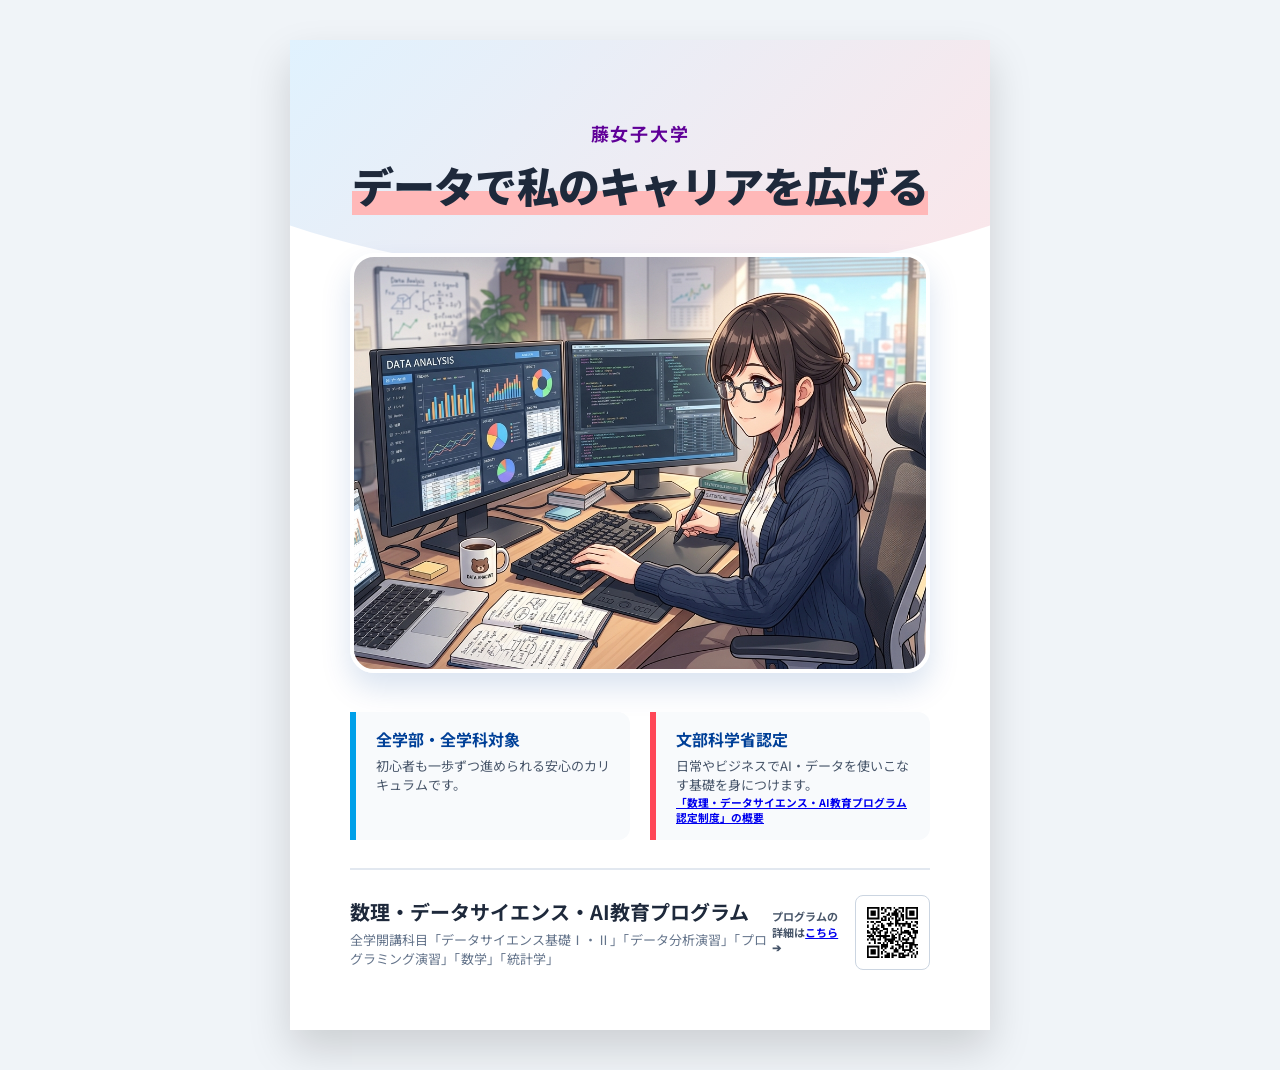
<file: 20260718_ds_poster.html>
<!DOCTYPE html>
<html lang="ja">
	<head>
		<meta charset="UTF-8">
		<meta name="viewport" content="width=device-width, initial-scale=1.0">
		<meta name="robots" content="noindex">
		<title>データサイエンスプログラム PRポスター</title>
		<link rel="preconnect" href="https://fonts.googleapis.com">
		<link rel="preconnect" href="https://fonts.gstatic.com" crossorigin>
		<link href="https://fonts.googleapis.com/css2?family=Noto+Sans+JP:wght@400;700;900&display=swap" rel="stylesheet">
		<style>
			/* ポスターのベースリセット */
			* {
				box-sizing: border-box;
				margin: 0;
				padding: 0;
			}
			body {
				font-family: 'Noto Sans JP', sans-serif;
				background: #f0f4f8;
				display: flex;
				justify-content: center;
				align-items: center;
				min-height: 100vh;
				padding: 40px 0;
			}
			
			/* A4変形（ポスター比率）のコンテナ */
			.poster {
				width: 700px;
				height: 990px;
				background: #ffffff;
				position: relative;
				overflow: hidden;
				box-shadow: 0 20px 40px rgba(0,0,0,0.15);
				display: flex;
				flex-direction: column;
				justify-content: space-between;
				padding: 60px;
			}
			
			/* 背景のグラフィカルな装飾 */
			.poster::before {
				content: "";
				position: absolute;
				top: 0;
				left: 0;
				width: 100%;
				height: 40%;
				background: linear-gradient(135deg, #e0f2fe 0%, #ffe4e6 100%);
				z-index: 1;
				clip-path: ellipse(80% 60% at 50% 0%);
			}
			
			/* キャッチコピーエリア */
			.header {
				position: relative;
				z-index: 2;
				text-align: center;
				margin-top: 20px;
			}
			.university-name {
				font-size: 18px;
				font-weight: 700;
				color: #600098;
				letter-spacing: 0.1em;
				margin-bottom: 10px;
			}
			.main-copy {
				font-size: 42px;
				font-weight: 900;
				color: #1e293b;
				line-height: 1.4;
				letter-spacing: -0.02em;
			}
			.highlight {
				background: linear-gradient(transparent 60%, #ffb8b8 60%);
			}
			
			/* メインビジュアル（アニメ風女子大生パネル） */
			.visual-container {
				position: relative;
				z-index: 2;
				width: 100%;
				height: 420px;
				margin: 30px 0;
				display: flex;
				justify-content: center;
				align-items: center;
			}
			.illustration-box {
				width: 100%;
				height: 100%;
				/* 親しみやすい20代前後のアニメテイストの女子学生イメージ */
				background: url('bild/ds1.png') center/cover no-repeat;
				border-radius: 24px;
				box-shadow: 0 15px 30px rgba(0, 64, 152, 0.15);
				border: 4px solid #ffffff;
			}
			
			/* 特徴・アピールポイント */
			.features {
				position: relative;
				z-index: 2;
				display: grid;
				grid-template-columns: 1fr 1fr;
				gap: 20px;
				margin-bottom: 20px;
			}
			.feature-card {
				background: #f8fafc;
				border-left: 6px solid #00a0e9;
				padding: 15px 20px;
				border-radius: 0 12px 12px 0;
			}
			.feature-card h3 {
				font-size: 16px;
				color: #004098;
				margin-bottom: 5px;
			}
			.feature-card p {
				font-size: 13px;
				color: #475569;
				line-height: 1.5;
			}
			
			/* フッター・情報エリア */
			.footer {
				position: relative;
				z-index: 2;
				border-top: 2px solid #e2e8f0;
				padding-top: 25px;
				display: flex;
				justify-content: space-between;
				align-items: center;
			}
			.program-title {
				font-size: 20px;
				font-weight: 700;
				color: #1e293b;
			}
			.program-sub {
				font-size: 13px;
				color: #64748b;
				margin-top: 4px;
			}
			.qr-area {
				display: flex;
				align-items: center;
				gap: 15px;
			}
			.qr-code {
				width: 75px;
				height: 75px;
				border: 1px solid #cbd5e1;
				padding: 4px;
				border-radius: 8px;
				background: #fff;
			}
			.qr-label {
				font-size: 11px;
				color: #475569;
				line-height: 1.4;
				font-weight: bold;
			}
			
			/* 印刷時の最適化設定 */
			@media print {
				body { background: none; padding: 0; }
				.poster { box-shadow: none; width: 100%; height: 100vh; padding: 40px; }
			}
		</style>
	</head>
	<body>
		
		<div class="poster">
			<div class="header">
				<p class="university-name">藤女子大学</p>
				<h1 class="main-copy"><span class="highlight">データで私のキャリアを広げる</span></h1>
			</div>
			
			<div class="visual-container">
				<div class="illustration-box"></div>
			</div>
			
			<div class="features">
				<div class="feature-card">
					<h3>全学部・全学科対象</h3>
					<p>初心者も一歩ずつ進められる安心のカリキュラムです。</p>
				</div>
				<div class="feature-card" style="border-left-color: #ff4757;">
					<h3>文部科学省認定</h3>
					<p>日常やビジネスでAI・データを使いこなす基礎を身につけます。</p>
					<h6><a href="https://www.mext.go.jp/a_menu/koutou/suuri_datascience_ai/00001.htm" target="_blank">「数理・データサイエンス・AI教育プログラム認定制度」の概要</a></h6>
				</div>
			</div>
			
			<div class="footer">
				<div>
					<h2 class="program-title">数理・データサイエンス・AI教育プログラム</h2>
					<p class="program-sub">全学開講科目「データサイエンス基礎Ⅰ・Ⅱ」「データ分析演習」「プログラミング演習」「数学」「統計学」</p>
				</div>
				<div class="qr-area">
					<span class="qr-label">プログラムの詳細は<a href="https://www.fujijoshi.ac.jp/dept/mds" target="_blank">こちら</a> ➔</span>
					<img class="qr-code" src="bild/qrcode_202607121601.png" alt="プログラム詳細URL QRコード">
				</div>
			</div>
		</div>
		
	</body>
</html>
</file>
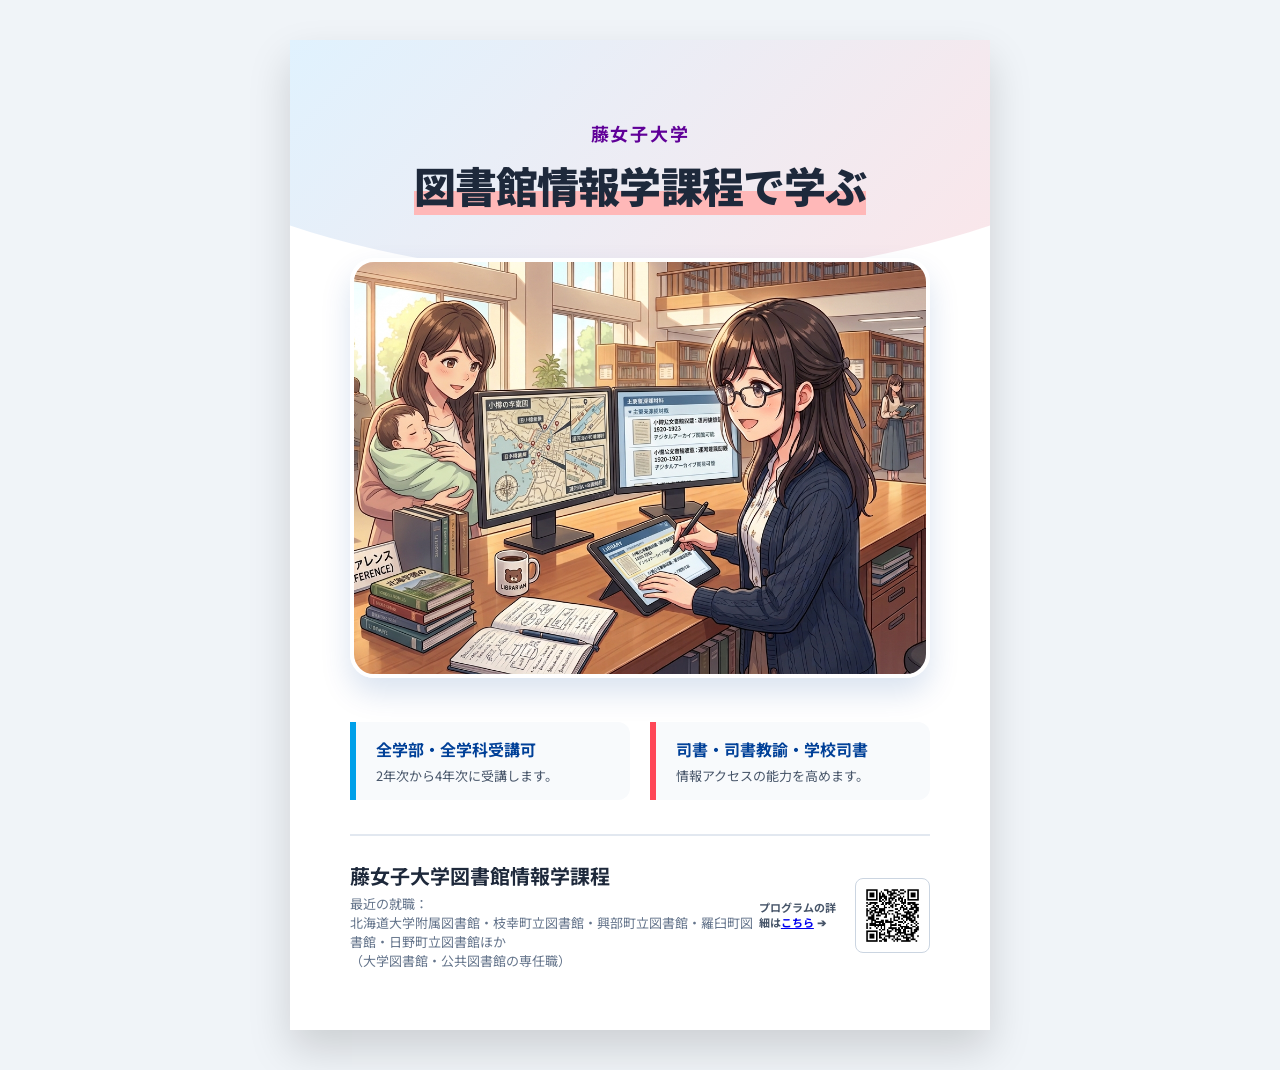
<file: 20260718_ls_poster.html>
<!DOCTYPE html>
<html lang="ja">
	<head>
		<meta charset="UTF-8">
		<meta name="viewport" content="width=device-width, initial-scale=1.0">
		<meta name="robots" content="noindex">
		<title>図書館情報学課程 PRポスター</title>
		<link rel="preconnect" href="https://fonts.googleapis.com">
		<link rel="preconnect" href="https://fonts.gstatic.com" crossorigin>
		<link href="https://fonts.googleapis.com/css2?family=Noto+Sans+JP:wght@400;700;900&display=swap" rel="stylesheet">
		<style>
			/* ポスターのベースリセット */
			* {
				box-sizing: border-box;
				margin: 0;
				padding: 0;
			}
			body {
				font-family: 'Noto Sans JP', sans-serif;
				background: #f0f4f8;
				display: flex;
				justify-content: center;
				align-items: center;
				min-height: 100vh;
				padding: 40px 0;
			}
			
			/* A4変形（ポスター比率）のコンテナ */
			.poster {
				width: 700px;
				height: 990px;
				background: #ffffff;
				position: relative;
				overflow: hidden;
				box-shadow: 0 20px 40px rgba(0,0,0,0.15);
				display: flex;
				flex-direction: column;
				justify-content: space-between;
				padding: 60px;
			}
			
			/* 背景のグラフィカルな装飾 */
			.poster::before {
				content: "";
				position: absolute;
				top: 0;
				left: 0;
				width: 100%;
				height: 40%;
				background: linear-gradient(135deg, #e0f2fe 0%, #ffe4e6 100%);
				z-index: 1;
				clip-path: ellipse(80% 60% at 50% 0%);
			}
			
			/* キャッチコピーエリア */
			.header {
				position: relative;
				z-index: 2;
				text-align: center;
				margin-top: 20px;
			}
			.university-name {
				font-size: 18px;
				font-weight: 700;
				color: #600098;
				letter-spacing: 0.1em;
				margin-bottom: 10px;
			}
			.main-copy {
				font-size: 42px;
				font-weight: 900;
				color: #1e293b;
				line-height: 1.4;
				letter-spacing: -0.02em;
			}
			.highlight {
				background: linear-gradient(transparent 60%, #ffb8b8 60%);
			}
			
			/* メインビジュアル（アニメ風女子大生パネル） */
			.visual-container {
				position: relative;
				z-index: 2;
				width: 100%;
				height: 420px;
				margin: 30px 0;
				display: flex;
				justify-content: center;
				align-items: center;
			}
			.illustration-box {
				width: 100%;
				height: 100%;
				/* 親しみやすい20代前後のアニメテイストの女子学生イメージ */
				background: url('bild/333.png') center/cover no-repeat;
				border-radius: 24px;
				box-shadow: 0 15px 30px rgba(0, 64, 152, 0.15);
				border: 4px solid #ffffff;
			}
			
			/* 特徴・アピールポイント */
			.features {
				position: relative;
				z-index: 2;
				display: grid;
				grid-template-columns: 1fr 1fr;
				gap: 20px;
				margin-bottom: 20px;
			}
			.feature-card {
				background: #f8fafc;
				border-left: 6px solid #00a0e9;
				padding: 15px 20px;
				border-radius: 0 12px 12px 0;
			}
			.feature-card h3 {
				font-size: 16px;
				color: #004098;
				margin-bottom: 5px;
			}
			.feature-card p {
				font-size: 13px;
				color: #475569;
				line-height: 1.5;
			}
			
			/* フッター・情報エリア */
			.footer {
				position: relative;
				z-index: 2;
				border-top: 2px solid #e2e8f0;
				padding-top: 25px;
				display: flex;
				justify-content: space-between;
				align-items: center;
			}
			.program-title {
				font-size: 20px;
				font-weight: 700;
				color: #1e293b;
			}
			.program-sub {
				font-size: 13px;
				color: #64748b;
				margin-top: 4px;
			}
			.qr-area {
				display: flex;
				align-items: center;
				gap: 15px;
			}
			.qr-code {
				width: 75px;
				height: 75px;
				border: 1px solid #cbd5e1;
				padding: 4px;
				border-radius: 8px;
				background: #fff;
			}
			.qr-label {
				font-size: 11px;
				color: #475569;
				line-height: 1.4;
				font-weight: bold;
			}
			
			/* 印刷時の最適化設定 */
			@media print {
				body { background: none; padding: 0; }
				.poster { box-shadow: none; width: 100%; height: 100vh; padding: 40px; }
			}
		</style>
	</head>
	<body>
		
		<div class="poster">
			<div class="header">
				<p class="university-name">藤女子大学</p>
				<h1 class="main-copy"><span class="highlight">図書館情報学課程で学ぶ</span></h1>
			</div>
			
			<div class="visual-container">
				<div class="illustration-box"></div>
			</div>
			
			<div class="features">
				<div class="feature-card">
					<h3>全学部・全学科受講可</h3>
					<p>2年次から4年次に受講します。</p>
				</div>
				<div class="feature-card" style="border-left-color: #ff4757;">
					<h3>司書・司書教諭・学校司書</h3>
					<p>情報アクセスの能力を高めます。</p>
				</div>
			</div>
			
			<div class="footer">
				<div>
					<h2 class="program-title">藤女子大学図書館情報学課程</h2>
					<p class="program-sub">最近の就職：<br>北海道大学附属図書館・枝幸町立図書館・興部町立図書館・羅臼町図書館・日野町立図書館ほか<br>（大学図書館・公共図書館の専任職）</p>
				</div>
				<div class="qr-area">
					<span class="qr-label">プログラムの詳細は<a href="https://www.fujijoshi.ac.jp/dept/program/clis" target="_blank">こちら</a> ➔</span>
					<img class="qr-code" src="bild/qrcode_202607121543.png" alt="プログラム詳細URL QRコード">
				</div>
			</div>
		</div>
		
	</body>
</html>
</file>
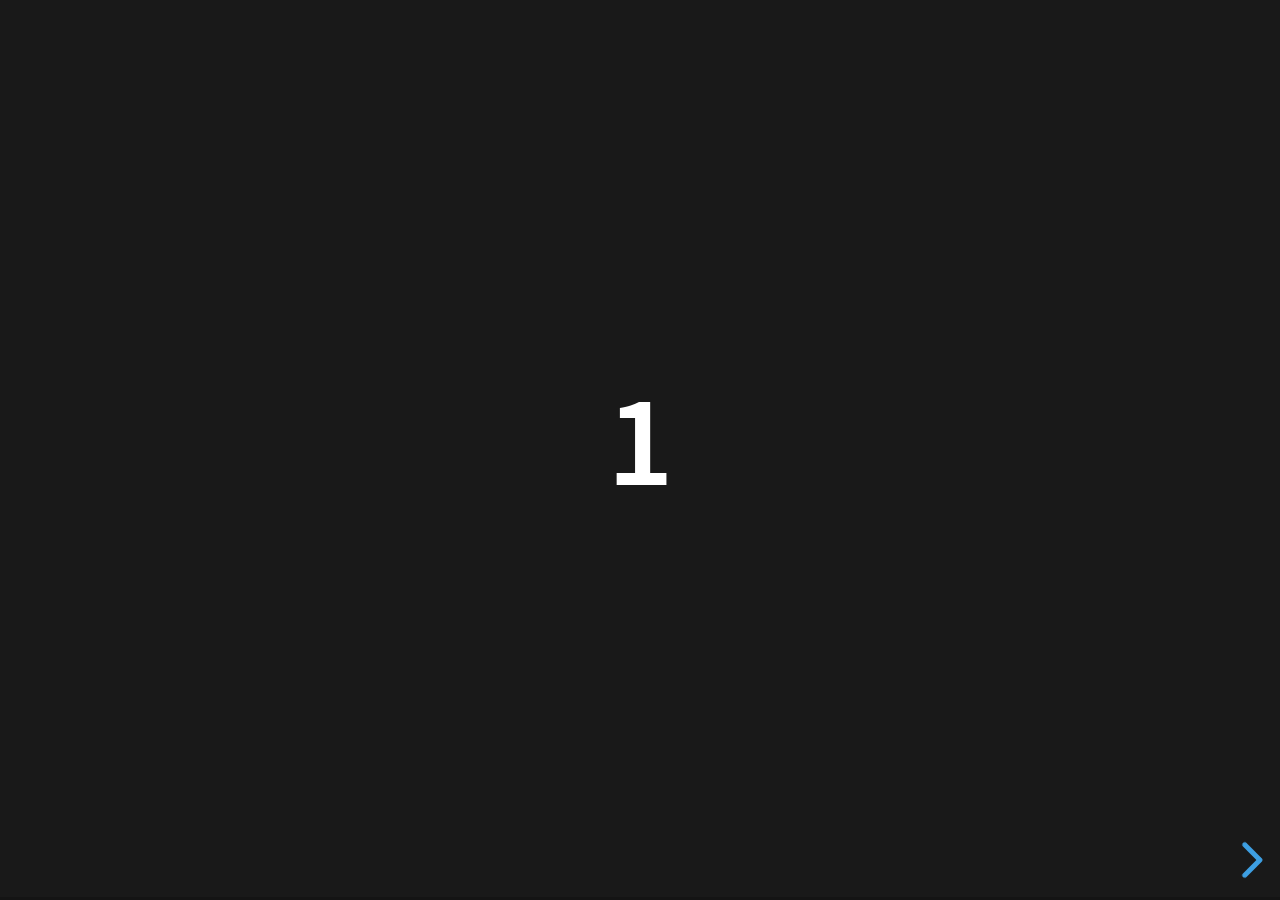
<file: examples/500-slides.html>
<!DOCTYPE html>
<html lang="en">
	<head>
		<meta charset="utf-8" />

		<title>reveal.js - 500 slides</title>

		<meta
			name="viewport"
			content="width=device-width, initial-scale=1.0, maximum-scale=1.0, user-scalable=no"
		/>

		<link rel="stylesheet" href="../dist/reveal.css" />
		<link rel="stylesheet" href="../dist/theme/black.css" />
	</head>

	<body>
		<div class="reveal">
			<div class="slides">
				<section><h1>1</h1></section>
				<section><h1>2</h1></section>
				<section><h1>3</h1></section>
				<section><h1>4</h1></section>
				<section><h1>5</h1></section>
				<section><h1>6</h1></section>
				<section><h1>7</h1></section>
				<section><h1>8</h1></section>
				<section><h1>9</h1></section>
				<section><h1>10</h1></section>
				<section><h1>11</h1></section>
				<section><h1>12</h1></section>
				<section><h1>13</h1></section>
				<section><h1>14</h1></section>
				<section><h1>15</h1></section>
				<section><h1>16</h1></section>
				<section><h1>17</h1></section>
				<section><h1>18</h1></section>
				<section><h1>19</h1></section>
				<section><h1>20</h1></section>
				<section><h1>21</h1></section>
				<section><h1>22</h1></section>
				<section><h1>23</h1></section>
				<section><h1>24</h1></section>
				<section><h1>25</h1></section>
				<section><h1>26</h1></section>
				<section><h1>27</h1></section>
				<section><h1>28</h1></section>
				<section><h1>29</h1></section>
				<section><h1>30</h1></section>
				<section><h1>31</h1></section>
				<section><h1>32</h1></section>
				<section><h1>33</h1></section>
				<section><h1>34</h1></section>
				<section><h1>35</h1></section>
				<section><h1>36</h1></section>
				<section><h1>37</h1></section>
				<section><h1>38</h1></section>
				<section><h1>39</h1></section>
				<section><h1>40</h1></section>
				<section><h1>41</h1></section>
				<section><h1>42</h1></section>
				<section><h1>43</h1></section>
				<section><h1>44</h1></section>
				<section><h1>45</h1></section>
				<section><h1>46</h1></section>
				<section><h1>47</h1></section>
				<section><h1>48</h1></section>
				<section><h1>49</h1></section>
				<section><h1>50</h1></section>
				<section><h1>51</h1></section>
				<section><h1>52</h1></section>
				<section><h1>53</h1></section>
				<section><h1>54</h1></section>
				<section><h1>55</h1></section>
				<section><h1>56</h1></section>
				<section><h1>57</h1></section>
				<section><h1>58</h1></section>
				<section><h1>59</h1></section>
				<section><h1>60</h1></section>
				<section><h1>61</h1></section>
				<section><h1>62</h1></section>
				<section><h1>63</h1></section>
				<section><h1>64</h1></section>
				<section><h1>65</h1></section>
				<section><h1>66</h1></section>
				<section><h1>67</h1></section>
				<section><h1>68</h1></section>
				<section><h1>69</h1></section>
				<section><h1>70</h1></section>
				<section><h1>71</h1></section>
				<section><h1>72</h1></section>
				<section><h1>73</h1></section>
				<section><h1>74</h1></section>
				<section><h1>75</h1></section>
				<section><h1>76</h1></section>
				<section><h1>77</h1></section>
				<section><h1>78</h1></section>
				<section><h1>79</h1></section>
				<section><h1>80</h1></section>
				<section><h1>81</h1></section>
				<section><h1>82</h1></section>
				<section><h1>83</h1></section>
				<section><h1>84</h1></section>
				<section><h1>85</h1></section>
				<section><h1>86</h1></section>
				<section><h1>87</h1></section>
				<section><h1>88</h1></section>
				<section><h1>89</h1></section>
				<section><h1>90</h1></section>
				<section><h1>91</h1></section>
				<section><h1>92</h1></section>
				<section><h1>93</h1></section>
				<section><h1>94</h1></section>
				<section><h1>95</h1></section>
				<section><h1>96</h1></section>
				<section><h1>97</h1></section>
				<section><h1>98</h1></section>
				<section><h1>99</h1></section>
				<section><h1>100</h1></section>
				<section><h1>101</h1></section>
				<section><h1>102</h1></section>
				<section><h1>103</h1></section>
				<section><h1>104</h1></section>
				<section><h1>105</h1></section>
				<section><h1>106</h1></section>
				<section><h1>107</h1></section>
				<section><h1>108</h1></section>
				<section><h1>109</h1></section>
				<section><h1>110</h1></section>
				<section><h1>111</h1></section>
				<section><h1>112</h1></section>
				<section><h1>113</h1></section>
				<section><h1>114</h1></section>
				<section><h1>115</h1></section>
				<section><h1>116</h1></section>
				<section><h1>117</h1></section>
				<section><h1>118</h1></section>
				<section><h1>119</h1></section>
				<section><h1>120</h1></section>
				<section><h1>121</h1></section>
				<section><h1>122</h1></section>
				<section><h1>123</h1></section>
				<section><h1>124</h1></section>
				<section><h1>125</h1></section>
				<section><h1>126</h1></section>
				<section><h1>127</h1></section>
				<section><h1>128</h1></section>
				<section><h1>129</h1></section>
				<section><h1>130</h1></section>
				<section><h1>131</h1></section>
				<section><h1>132</h1></section>
				<section><h1>133</h1></section>
				<section><h1>134</h1></section>
				<section><h1>135</h1></section>
				<section><h1>136</h1></section>
				<section><h1>137</h1></section>
				<section><h1>138</h1></section>
				<section><h1>139</h1></section>
				<section><h1>140</h1></section>
				<section><h1>141</h1></section>
				<section><h1>142</h1></section>
				<section><h1>143</h1></section>
				<section><h1>144</h1></section>
				<section><h1>145</h1></section>
				<section><h1>146</h1></section>
				<section><h1>147</h1></section>
				<section><h1>148</h1></section>
				<section><h1>149</h1></section>
				<section><h1>150</h1></section>
				<section><h1>151</h1></section>
				<section><h1>152</h1></section>
				<section><h1>153</h1></section>
				<section><h1>154</h1></section>
				<section><h1>155</h1></section>
				<section><h1>156</h1></section>
				<section><h1>157</h1></section>
				<section><h1>158</h1></section>
				<section><h1>159</h1></section>
				<section><h1>160</h1></section>
				<section><h1>161</h1></section>
				<section><h1>162</h1></section>
				<section><h1>163</h1></section>
				<section><h1>164</h1></section>
				<section><h1>165</h1></section>
				<section><h1>166</h1></section>
				<section><h1>167</h1></section>
				<section><h1>168</h1></section>
				<section><h1>169</h1></section>
				<section><h1>170</h1></section>
				<section><h1>171</h1></section>
				<section><h1>172</h1></section>
				<section><h1>173</h1></section>
				<section><h1>174</h1></section>
				<section><h1>175</h1></section>
				<section><h1>176</h1></section>
				<section><h1>177</h1></section>
				<section><h1>178</h1></section>
				<section><h1>179</h1></section>
				<section><h1>180</h1></section>
				<section><h1>181</h1></section>
				<section><h1>182</h1></section>
				<section><h1>183</h1></section>
				<section><h1>184</h1></section>
				<section><h1>185</h1></section>
				<section><h1>186</h1></section>
				<section><h1>187</h1></section>
				<section><h1>188</h1></section>
				<section><h1>189</h1></section>
				<section><h1>190</h1></section>
				<section><h1>191</h1></section>
				<section><h1>192</h1></section>
				<section><h1>193</h1></section>
				<section><h1>194</h1></section>
				<section><h1>195</h1></section>
				<section><h1>196</h1></section>
				<section><h1>197</h1></section>
				<section><h1>198</h1></section>
				<section><h1>199</h1></section>
				<section><h1>200</h1></section>
				<section><h1>201</h1></section>
				<section><h1>202</h1></section>
				<section><h1>203</h1></section>
				<section><h1>204</h1></section>
				<section><h1>205</h1></section>
				<section><h1>206</h1></section>
				<section><h1>207</h1></section>
				<section><h1>208</h1></section>
				<section><h1>209</h1></section>
				<section><h1>210</h1></section>
				<section><h1>211</h1></section>
				<section><h1>212</h1></section>
				<section><h1>213</h1></section>
				<section><h1>214</h1></section>
				<section><h1>215</h1></section>
				<section><h1>216</h1></section>
				<section><h1>217</h1></section>
				<section><h1>218</h1></section>
				<section><h1>219</h1></section>
				<section><h1>220</h1></section>
				<section><h1>221</h1></section>
				<section><h1>222</h1></section>
				<section><h1>223</h1></section>
				<section><h1>224</h1></section>
				<section><h1>225</h1></section>
				<section><h1>226</h1></section>
				<section><h1>227</h1></section>
				<section><h1>228</h1></section>
				<section><h1>229</h1></section>
				<section><h1>230</h1></section>
				<section><h1>231</h1></section>
				<section><h1>232</h1></section>
				<section><h1>233</h1></section>
				<section><h1>234</h1></section>
				<section><h1>235</h1></section>
				<section><h1>236</h1></section>
				<section><h1>237</h1></section>
				<section><h1>238</h1></section>
				<section><h1>239</h1></section>
				<section><h1>240</h1></section>
				<section><h1>241</h1></section>
				<section><h1>242</h1></section>
				<section><h1>243</h1></section>
				<section><h1>244</h1></section>
				<section><h1>245</h1></section>
				<section><h1>246</h1></section>
				<section><h1>247</h1></section>
				<section><h1>248</h1></section>
				<section><h1>249</h1></section>
				<section><h1>250</h1></section>
				<section><h1>251</h1></section>
				<section><h1>252</h1></section>
				<section><h1>253</h1></section>
				<section><h1>254</h1></section>
				<section><h1>255</h1></section>
				<section><h1>256</h1></section>
				<section><h1>257</h1></section>
				<section><h1>258</h1></section>
				<section><h1>259</h1></section>
				<section><h1>260</h1></section>
				<section><h1>261</h1></section>
				<section><h1>262</h1></section>
				<section><h1>263</h1></section>
				<section><h1>264</h1></section>
				<section><h1>265</h1></section>
				<section><h1>266</h1></section>
				<section><h1>267</h1></section>
				<section><h1>268</h1></section>
				<section><h1>269</h1></section>
				<section><h1>270</h1></section>
				<section><h1>271</h1></section>
				<section><h1>272</h1></section>
				<section><h1>273</h1></section>
				<section><h1>274</h1></section>
				<section><h1>275</h1></section>
				<section><h1>276</h1></section>
				<section><h1>277</h1></section>
				<section><h1>278</h1></section>
				<section><h1>279</h1></section>
				<section><h1>280</h1></section>
				<section><h1>281</h1></section>
				<section><h1>282</h1></section>
				<section><h1>283</h1></section>
				<section><h1>284</h1></section>
				<section><h1>285</h1></section>
				<section><h1>286</h1></section>
				<section><h1>287</h1></section>
				<section><h1>288</h1></section>
				<section><h1>289</h1></section>
				<section><h1>290</h1></section>
				<section><h1>291</h1></section>
				<section><h1>292</h1></section>
				<section><h1>293</h1></section>
				<section><h1>294</h1></section>
				<section><h1>295</h1></section>
				<section><h1>296</h1></section>
				<section><h1>297</h1></section>
				<section><h1>298</h1></section>
				<section><h1>299</h1></section>
				<section><h1>300</h1></section>
				<section><h1>301</h1></section>
				<section><h1>302</h1></section>
				<section><h1>303</h1></section>
				<section><h1>304</h1></section>
				<section><h1>305</h1></section>
				<section><h1>306</h1></section>
				<section><h1>307</h1></section>
				<section><h1>308</h1></section>
				<section><h1>309</h1></section>
				<section><h1>310</h1></section>
				<section><h1>311</h1></section>
				<section><h1>312</h1></section>
				<section><h1>313</h1></section>
				<section><h1>314</h1></section>
				<section><h1>315</h1></section>
				<section><h1>316</h1></section>
				<section><h1>317</h1></section>
				<section><h1>318</h1></section>
				<section><h1>319</h1></section>
				<section><h1>320</h1></section>
				<section><h1>321</h1></section>
				<section><h1>322</h1></section>
				<section><h1>323</h1></section>
				<section><h1>324</h1></section>
				<section><h1>325</h1></section>
				<section><h1>326</h1></section>
				<section><h1>327</h1></section>
				<section><h1>328</h1></section>
				<section><h1>329</h1></section>
				<section><h1>330</h1></section>
				<section><h1>331</h1></section>
				<section><h1>332</h1></section>
				<section><h1>333</h1></section>
				<section><h1>334</h1></section>
				<section><h1>335</h1></section>
				<section><h1>336</h1></section>
				<section><h1>337</h1></section>
				<section><h1>338</h1></section>
				<section><h1>339</h1></section>
				<section><h1>340</h1></section>
				<section><h1>341</h1></section>
				<section><h1>342</h1></section>
				<section><h1>343</h1></section>
				<section><h1>344</h1></section>
				<section><h1>345</h1></section>
				<section><h1>346</h1></section>
				<section><h1>347</h1></section>
				<section><h1>348</h1></section>
				<section><h1>349</h1></section>
				<section><h1>350</h1></section>
				<section><h1>351</h1></section>
				<section><h1>352</h1></section>
				<section><h1>353</h1></section>
				<section><h1>354</h1></section>
				<section><h1>355</h1></section>
				<section><h1>356</h1></section>
				<section><h1>357</h1></section>
				<section><h1>358</h1></section>
				<section><h1>359</h1></section>
				<section><h1>360</h1></section>
				<section><h1>361</h1></section>
				<section><h1>362</h1></section>
				<section><h1>363</h1></section>
				<section><h1>364</h1></section>
				<section><h1>365</h1></section>
				<section><h1>366</h1></section>
				<section><h1>367</h1></section>
				<section><h1>368</h1></section>
				<section><h1>369</h1></section>
				<section><h1>370</h1></section>
				<section><h1>371</h1></section>
				<section><h1>372</h1></section>
				<section><h1>373</h1></section>
				<section><h1>374</h1></section>
				<section><h1>375</h1></section>
				<section><h1>376</h1></section>
				<section><h1>377</h1></section>
				<section><h1>378</h1></section>
				<section><h1>379</h1></section>
				<section><h1>380</h1></section>
				<section><h1>381</h1></section>
				<section><h1>382</h1></section>
				<section><h1>383</h1></section>
				<section><h1>384</h1></section>
				<section><h1>385</h1></section>
				<section><h1>386</h1></section>
				<section><h1>387</h1></section>
				<section><h1>388</h1></section>
				<section><h1>389</h1></section>
				<section><h1>390</h1></section>
				<section><h1>391</h1></section>
				<section><h1>392</h1></section>
				<section><h1>393</h1></section>
				<section><h1>394</h1></section>
				<section><h1>395</h1></section>
				<section><h1>396</h1></section>
				<section><h1>397</h1></section>
				<section><h1>398</h1></section>
				<section><h1>399</h1></section>
				<section><h1>400</h1></section>
				<section><h1>401</h1></section>
				<section><h1>402</h1></section>
				<section><h1>403</h1></section>
				<section><h1>404</h1></section>
				<section><h1>405</h1></section>
				<section><h1>406</h1></section>
				<section><h1>407</h1></section>
				<section><h1>408</h1></section>
				<section><h1>409</h1></section>
				<section><h1>410</h1></section>
				<section><h1>411</h1></section>
				<section><h1>412</h1></section>
				<section><h1>413</h1></section>
				<section><h1>414</h1></section>
				<section><h1>415</h1></section>
				<section><h1>416</h1></section>
				<section><h1>417</h1></section>
				<section><h1>418</h1></section>
				<section><h1>419</h1></section>
				<section><h1>420</h1></section>
				<section><h1>421</h1></section>
				<section><h1>422</h1></section>
				<section><h1>423</h1></section>
				<section><h1>424</h1></section>
				<section><h1>425</h1></section>
				<section><h1>426</h1></section>
				<section><h1>427</h1></section>
				<section><h1>428</h1></section>
				<section><h1>429</h1></section>
				<section><h1>430</h1></section>
				<section><h1>431</h1></section>
				<section><h1>432</h1></section>
				<section><h1>433</h1></section>
				<section><h1>434</h1></section>
				<section><h1>435</h1></section>
				<section><h1>436</h1></section>
				<section><h1>437</h1></section>
				<section><h1>438</h1></section>
				<section><h1>439</h1></section>
				<section><h1>440</h1></section>
				<section><h1>441</h1></section>
				<section><h1>442</h1></section>
				<section><h1>443</h1></section>
				<section><h1>444</h1></section>
				<section><h1>445</h1></section>
				<section><h1>446</h1></section>
				<section><h1>447</h1></section>
				<section><h1>448</h1></section>
				<section><h1>449</h1></section>
				<section><h1>450</h1></section>
				<section><h1>451</h1></section>
				<section><h1>452</h1></section>
				<section><h1>453</h1></section>
				<section><h1>454</h1></section>
				<section><h1>455</h1></section>
				<section><h1>456</h1></section>
				<section><h1>457</h1></section>
				<section><h1>458</h1></section>
				<section><h1>459</h1></section>
				<section><h1>460</h1></section>
				<section><h1>461</h1></section>
				<section><h1>462</h1></section>
				<section><h1>463</h1></section>
				<section><h1>464</h1></section>
				<section><h1>465</h1></section>
				<section><h1>466</h1></section>
				<section><h1>467</h1></section>
				<section><h1>468</h1></section>
				<section><h1>469</h1></section>
				<section><h1>470</h1></section>
				<section><h1>471</h1></section>
				<section><h1>472</h1></section>
				<section><h1>473</h1></section>
				<section><h1>474</h1></section>
				<section><h1>475</h1></section>
				<section><h1>476</h1></section>
				<section><h1>477</h1></section>
				<section><h1>478</h1></section>
				<section><h1>479</h1></section>
				<section><h1>480</h1></section>
				<section><h1>481</h1></section>
				<section><h1>482</h1></section>
				<section><h1>483</h1></section>
				<section><h1>484</h1></section>
				<section><h1>485</h1></section>
				<section><h1>486</h1></section>
				<section><h1>487</h1></section>
				<section><h1>488</h1></section>
				<section><h1>489</h1></section>
				<section><h1>490</h1></section>
				<section><h1>491</h1></section>
				<section><h1>492</h1></section>
				<section><h1>493</h1></section>
				<section><h1>494</h1></section>
				<section><h1>495</h1></section>
				<section><h1>496</h1></section>
				<section><h1>497</h1></section>
				<section><h1>498</h1></section>
				<section><h1>499</h1></section>
			</div>
		</div>

		<script src="../dist/reveal.js"></script>
		<script>
			Reveal.initialize({
				transition: 'linear',
			});
		</script>
	</body>
</html>
</file>
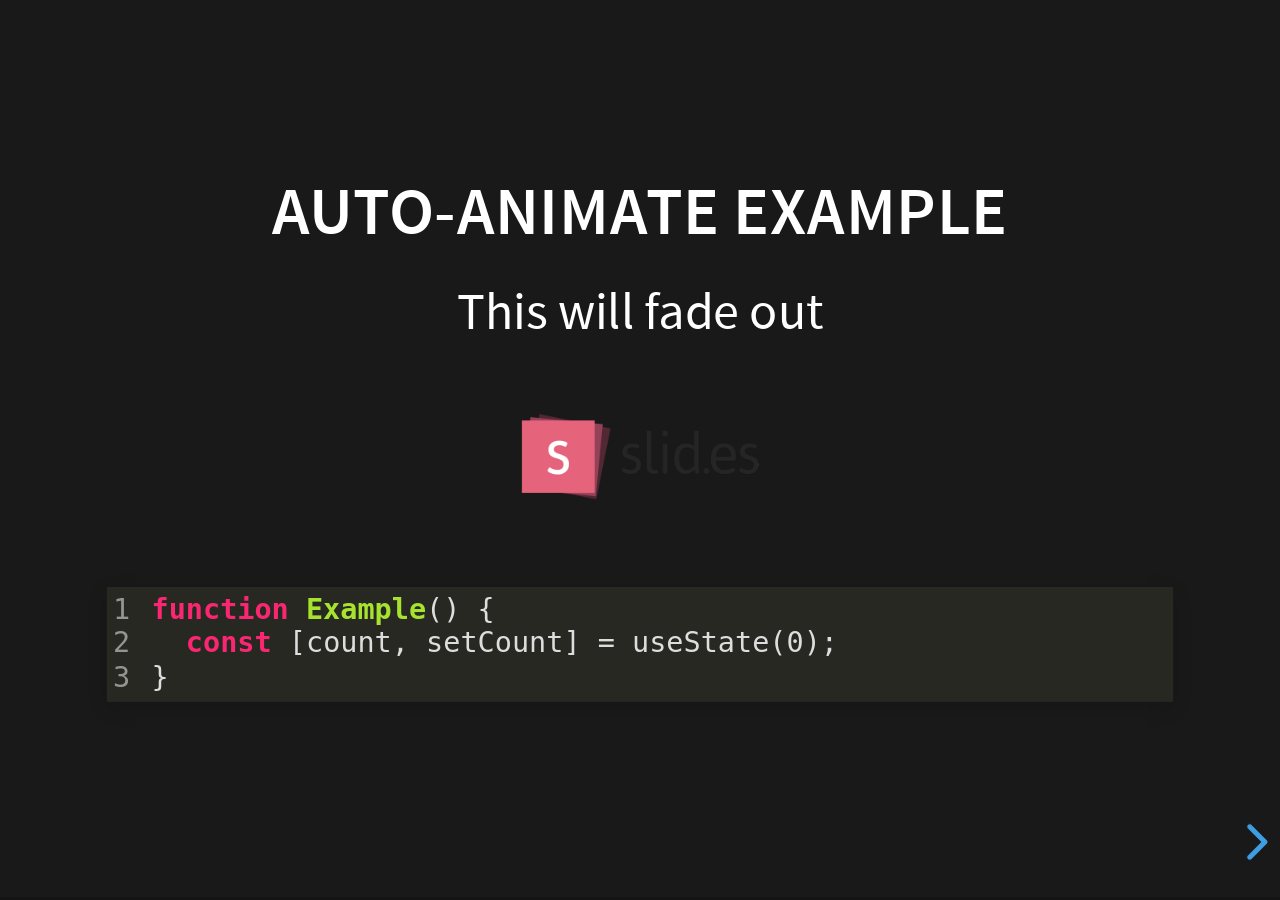
<file: examples/auto-animate.html>
<!DOCTYPE html>
<html lang="en">
	<head>
		<meta charset="utf-8" />

		<title>reveal.js - Auto Animate</title>

		<meta
			name="viewport"
			content="width=device-width, initial-scale=1.0, maximum-scale=1.0, user-scalable=no"
		/>

		<link rel="stylesheet" href="../dist/reveal.css" />
		<link rel="stylesheet" href="../dist/theme/black.css" id="theme" />
		<link rel="stylesheet" href="../dist/plugin/highlight/monokai.css" />
	</head>

	<body>
		<div class="reveal">
			<div class="slides">
				<section data-auto-animate data-auto-animate-unmatched="fade">
					<h3>Auto-Animate Example</h3>
					<p>This will fade out</p>
					<img src="assets/image1.png" style="height: 100px" />
					<pre data-id="code"><code data-line-numbers class="hljs" data-trim>
						function Example() {
						  const [count, setCount] = useState(0);
						}
					</code></pre>
				</section>
				<section data-auto-animate data-auto-animate-unmatched="fade">
					<h3>Auto-Animate Example</h3>
					<p style="opacity: 0.2; margin-top: 100px">This will fade out</p>
					<p>This element is unmatched</p>
					<img src="assets/image1.png" style="height: 150px" />
					<pre data-id="code"><code data-line-numbers class="hljs" data-trim>
						function Example() {
						  New line!
						  const [count, setCount] = useState(0);
						}
					</code></pre>
				</section>

				<section data-auto-animate>
					<p data-id="text-props" style="background: #555; line-height: 1em; letter-spacing: 0em">
						Line Height & Letter Spacing
					</p>
				</section>
				<section data-auto-animate>
					<p data-id="text-props" style="background: #555; line-height: 3em; letter-spacing: 0.2em">
						Line Height & Letter Spacing
					</p>
				</section>

				<section>
					<section data-auto-animate>
						<pre data-id="code"><code data-line-numbers class="hljs" data-trim>
							import React, { useState } from 'react';

							function Example() {
							  const [count, setCount] = useState(0);

							  return (
							    ...
							  );
							}
						</code></pre>
					</section>
					<section data-auto-animate>
						<pre data-id="code"><code data-line-numbers class="hljs" data-trim>
							function Example() {
							  const [count, setCount] = useState(0);

							  return (
							    &lt;div&gt;
							      &lt;p&gt;You clicked {count} times&lt;/p&gt;
							      &lt;button onClick={() =&gt; setCount(count + 1)}&gt;
							        Click me
							      &lt;/button&gt;
							    &lt;/div&gt;
							  );
							}
						</code></pre>
					</section>
					<section data-auto-animate>
						<pre data-id="code"><code data-line-numbers class="hljs" data-trim>
							function Example() {
							  // A comment!
							  const [count, setCount] = useState(0);

							  return (
							    &lt;div&gt;
							      &lt;p&gt;You clicked {count} times&lt;/p&gt;
							      &lt;button onClick={() =&gt; setCount(count + 1)}&gt;
							        Click me
							      &lt;/button&gt;
							    &lt;/div&gt;
							  );
							}
						</code></pre>
					</section>
				</section>

				<section>
					<section data-auto-animate>
						<h3>Swapping list items</h3>
						<ul>
							<li>One</li>
							<li>Two</li>
							<li>Three</li>
						</ul>
					</section>
					<section data-auto-animate>
						<h3>Swapping list items</h3>
						<ul>
							<li>Two</li>
							<li>One</li>
							<li>Three</li>
						</ul>
					</section>
					<section data-auto-animate>
						<h3>Swapping list items</h3>
						<ul>
							<li>Two</li>
							<li>Three</li>
							<li>One</li>
						</ul>
					</section>
				</section>

				<section data-auto-animate style="height: 600px">
					<h3 style="opacity: 0.3; font-size: 18px">SLIDE 1</h3>
					<h2 data-id="title" style="margin-top: 260px">Animate Anything</h2>
					<div
						data-id="1"
						style="
							background: white;
							position: absolute;
							top: 150px;
							left: 16%;
							width: 60px;
							height: 60px;
						"
					></div>
					<div
						data-id="2"
						style="
							background: white;
							position: absolute;
							top: 150px;
							left: 36%;
							width: 60px;
							height: 60px;
						"
					></div>
					<div
						data-id="3"
						style="
							background: white;
							position: absolute;
							top: 150px;
							left: 56%;
							width: 60px;
							height: 60px;
						"
					></div>
					<div
						data-id="4"
						style="
							background: white;
							position: absolute;
							top: 150px;
							left: 76%;
							width: 60px;
							height: 60px;
						"
					></div>
				</section>
				<section data-auto-animate style="height: 600px">
					<h3 style="opacity: 0.3; font-size: 18px">SLIDE 2</h3>
					<h2 data-id="title" style="margin-top: 500px">With Auto Animate</h2>
					<div
						data-id="1"
						style="
							background: cyan;
							position: absolute;
							bottom: 190px;
							left: 16%;
							width: 60px;
							height: 60px;
						"
					></div>
					<div
						data-id="2"
						style="
							background: magenta;
							position: absolute;
							bottom: 190px;
							left: 36%;
							width: 60px;
							height: 160px;
						"
					></div>
					<div
						data-id="3"
						style="
							background: yellow;
							position: absolute;
							bottom: 190px;
							left: 56%;
							width: 60px;
							height: 260px;
						"
					></div>
					<div
						data-id="4"
						style="
							background: red;
							position: absolute;
							bottom: 190px;
							left: 76%;
							width: 60px;
							height: 360px;
						"
					></div>
				</section>
				<section data-auto-animate style="height: 600px">
					<h3 style="opacity: 0.3; font-size: 18px">SLIDE 3</h3>
					<h2 data-id="title" style="margin-top: 500px; opacity: 0">With Auto Animate</h2>
					<div
						data-id="1"
						style="
							background: cyan;
							position: absolute;
							top: 50%;
							left: 50%;
							width: 400px;
							height: 400px;
							margin: -200px 0 0 -200px;
							border-radius: 400px;
						"
					></div>
					<div
						data-id="2"
						style="
							background: magenta;
							position: absolute;
							top: 50%;
							left: 50%;
							width: 300px;
							height: 300px;
							margin: -150px 0 0 -150px;
							border-radius: 400px;
						"
					></div>
					<div
						data-id="3"
						style="
							background: yellow;
							position: absolute;
							top: 50%;
							left: 50%;
							width: 200px;
							height: 200px;
							margin: -100px 0 0 -100px;
							border-radius: 400px;
						"
					></div>
					<div
						data-id="4"
						style="
							background: red;
							position: absolute;
							top: 50%;
							left: 50%;
							width: 100px;
							height: 100px;
							margin: -50px 0 0 -50px;
							border-radius: 400px;
						"
					></div>
				</section>
				<section data-auto-animate style="height: 600px">
					<h3 style="opacity: 0.3; font-size: 18px">SLIDE 3</h3>
					<h2 data-id="title" style="margin-top: 500px; opacity: 0">With Auto Animate</h2>
					<div
						data-id="1"
						style="
							background: red;
							position: absolute;
							top: 250px;
							left: 16%;
							width: 60px;
							height: 60px;
						"
					></div>
					<div
						data-id="2"
						style="
							background: yellow;
							position: absolute;
							top: 250px;
							left: 36%;
							width: 60px;
							height: 60px;
						"
					></div>
					<div
						data-id="3"
						style="
							background: magenta;
							position: absolute;
							top: 250px;
							left: 56%;
							width: 60px;
							height: 60px;
						"
					></div>
					<div
						data-id="4"
						style="
							background: cyan;
							position: absolute;
							top: 250px;
							left: 76%;
							width: 60px;
							height: 60px;
						"
					></div>
				</section>

				<section data-auto-animate data-auto-animate-id="a">
					<h2>data-auto-animate-id="a"</h2>
					<h3>A1</h3>
				</section>
				<section data-auto-animate data-auto-animate-id="a">
					<h2>data-auto-animate-id="a"</h2>
					<h3>A1</h3>
					<h3>A2</h3>
				</section>
				<section data-auto-animate data-auto-animate-id="b">
					<h2>data-auto-animate-id="b"</h2>
					<h3>B1</h3>
				</section>
				<section data-auto-animate data-auto-animate-id="b">
					<h2>data-auto-animate-id="b"</h2>
					<h3>B1</h3>
					<h3>B2</h3>
				</section>

				<section>
					<section id="stacked-slide-1" data-auto-animate>
						<a href="#/stacked-slide-1">Slide 1</a><br />
						<a href="#/stacked-slide-2">Slide 2</a><br />
						<a href="#/stacked-slide-3">Slide 3</a><br />
						<a href="#/stacked-slide-4">Slide 4</a><br />
						<div
							data-id="anim"
							style="
								background: indigo;
								padding: 8px;
								width: 50px;
								height: 50px;
								position: absolute;
								left: 0px;
							"
						>
							A
						</div>
					</section>
					<section id="stacked-slide-2" data-auto-animate>
						<a href="#/stacked-slide-1">Slide 1</a><br />
						<a href="#/stacked-slide-2">Slide 2</a><br />
						<a href="#/stacked-slide-3">Slide 3</a><br />
						<a href="#/stacked-slide-4">Slide 4</a><br />
						<div
							data-id="anim"
							style="
								background: indigo;
								padding: 8px;
								width: 50px;
								height: 50px;
								position: absolute;
								left: 25%;
							"
						>
							A
						</div>
					</section>
					<section id="stacked-slide-3" data-auto-animate>
						<a href="#/stacked-slide-1">Slide 1</a><br />
						<a href="#/stacked-slide-2">Slide 2</a><br />
						<a href="#/stacked-slide-3">Slide 3</a><br />
						<a href="#/stacked-slide-4">Slide 4</a><br />
						<div
							data-id="anim"
							style="
								background: indigo;
								padding: 8px;
								width: 50px;
								height: 50px;
								position: absolute;
								left: 50%;
							"
						>
							A
						</div>
					</section>
					<section id="stacked-slide-4" data-auto-animate>
						<a href="#/stacked-slide-1">Slide 1</a><br />
						<a href="#/stacked-slide-2">Slide 2</a><br />
						<a href="#/stacked-slide-3">Slide 3</a><br />
						<a href="#/stacked-slide-4">Slide 4</a><br />
						<div
							data-id="anim"
							style="
								background: indigo;
								padding: 8px;
								width: 50px;
								height: 50px;
								position: absolute;
								left: 75%;
							"
						>
							A
						</div>
					</section>
				</section>
			</div>
		</div>

		<script src="../dist/reveal.js"></script>
		<script src="../dist/plugin/highlight.js"></script>
		<script>
			Reveal.initialize({
				center: true,
				hash: true,
				plugins: [RevealHighlight],
			});
		</script>
	</body>
</html>
</file>
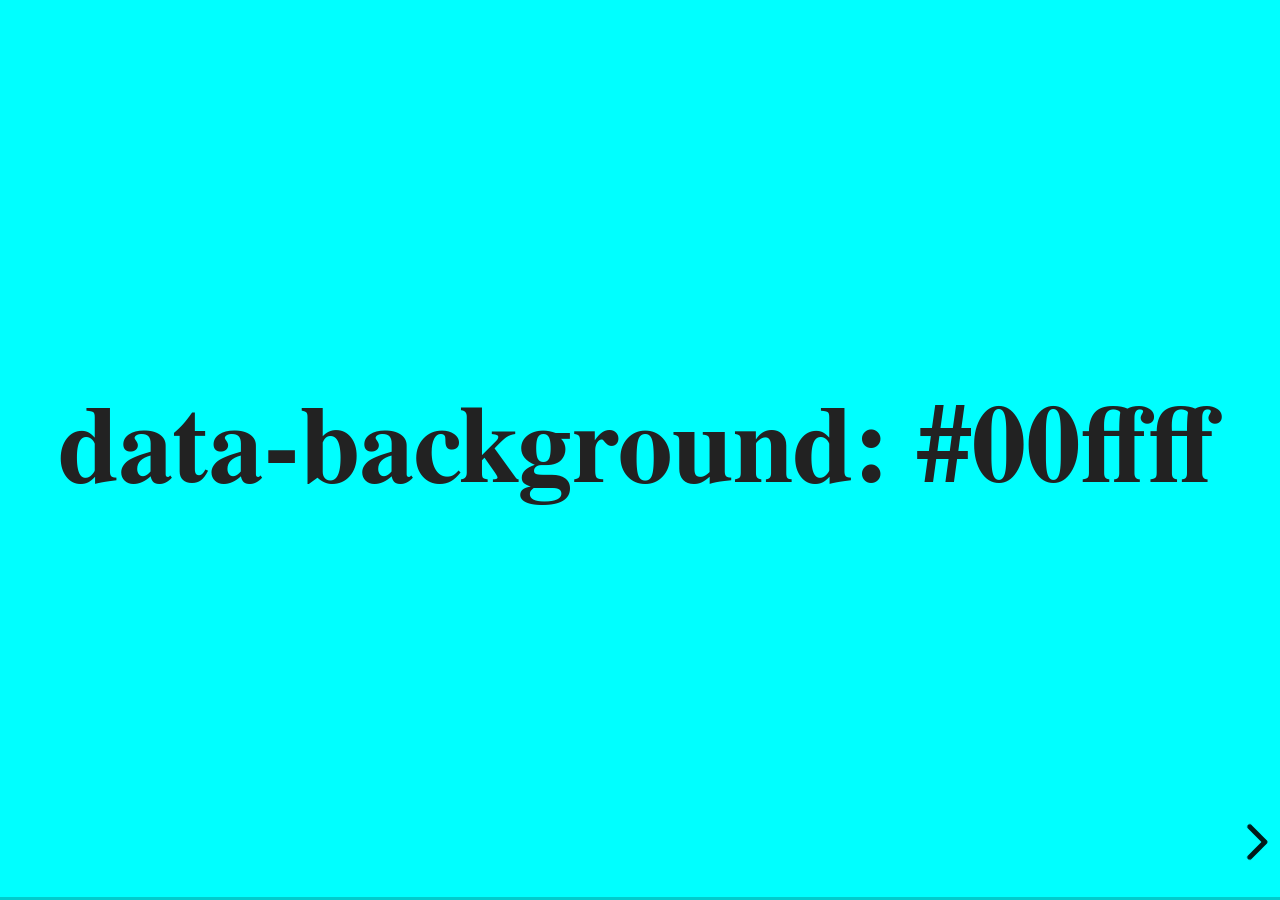
<file: examples/backgrounds.html>
<!DOCTYPE html>
<html lang="en">
	<head>
		<meta charset="utf-8" />

		<title>reveal.js - Slide Backgrounds</title>

		<meta
			name="viewport"
			content="width=device-width, initial-scale=1.0, maximum-scale=1.0, user-scalable=no"
		/>

		<link rel="stylesheet" href="../dist/reveal.css" />
		<link rel="stylesheet" href="../dist/theme/serif.css" id="theme" />
		<style type="text/css" media="screen">
			.slides section.has-dark-background,
			.slides section.has-dark-background h2 {
				color: #fff;
			}
			.slides section.has-light-background,
			.slides section.has-light-background h2 {
				color: #222;
			}
		</style>
	</head>

	<body>
		<div class="reveal">
			<div class="slides">
				<section data-background="#00ffff">
					<h2>data-background: #00ffff</h2>
				</section>

				<section data-background="#bb00bb">
					<h2>data-background: #bb00bb</h2>
				</section>

				<section data-background-color="lightblue">
					<h2>data-background: lightblue</h2>
				</section>

				<section>
					<section data-background="#ff0000">
						<h2>data-background: #ff0000</h2>
					</section>
					<section data-background="rgba(0, 0, 0, 0.2)">
						<h2>data-background: rgba(0, 0, 0, 0.2)</h2>
					</section>
					<section data-background="salmon">
						<h2>data-background: salmon</h2>
					</section>
				</section>

				<section data-background="rgba(0, 100, 100, 0.2)">
					<section>
						<h2>Background applied to stack</h2>
					</section>
					<section>
						<h2>Background applied to stack</h2>
					</section>
					<section data-background="rgb(66, 66, 66)">
						<h2>Background applied to slide inside of stack</h2>
					</section>
				</section>

				<section data-background-transition="slide" data-background="assets/image1.png">
					<h2>Background image</h2>
				</section>

				<section>
					<section data-background-transition="slide" data-background="assets/image1.png">
						<h2>Background image</h2>
					</section>
					<section data-background-transition="slide" data-background="assets/image1.png">
						<h2>Background image</h2>
					</section>
				</section>

				<section
					data-background="assets/image2.png"
					data-background-size="100px"
					data-background-repeat="repeat"
					data-background-color="#111"
				>
					<h2>Background image</h2>
					<pre>
data-background-size="100px" data-background-repeat="repeat" data-background-color="#111"</pre
					>
				</section>

				<section data-background="#888888">
					<h2>Same background twice (1/2)</h2>
				</section>
				<section data-background="#888888">
					<h2>Same background twice (2/2)</h2>
				</section>

				<section data-background-video="https://static.slid.es/site/homepage/v1/homepage-video-editor.mp4,https://static.slid.es/site/homepage/v1/homepage-video-editor.webm">
					<h2>Video background</h2>
				</section>

				<section
					data-background-iframe="https://slides.com/news/make-better-presentations/embed?style=hidden&autoSlide=4000"
				>
					<h2>Iframe background</h2>
				</section>

				<section>
					<section data-background="#417203">
						<h2>Same background twice vertical (1/2)</h2>
					</section>
					<section data-background="#417203">
						<h2>Same background twice vertical (2/2)</h2>
					</section>
				</section>

				<section data-background="#934f4d">
					<h2>Same background from horizontal to vertical (1/3)</h2>
				</section>
				<section>
					<section data-background="#934f4d">
						<h2>Same background from horizontal to vertical (2/3)</h2>
					</section>
					<section data-background="#934f4d">
						<h2>Same background from horizontal to vertical (3/3)</h2>
					</section>
				</section>
			</div>
		</div>

		<script src="../dist/reveal.js"></script>
		<script>
			// Full list of configuration options:
			// https://revealjs.revealjs.com/config/
			Reveal.initialize({
				center: true,

				transition: 'linear',
				// transitionSpeed: 'slow',
				// backgroundTransition: 'slide'
			});
		</script>
	</body>
</html>
</file>
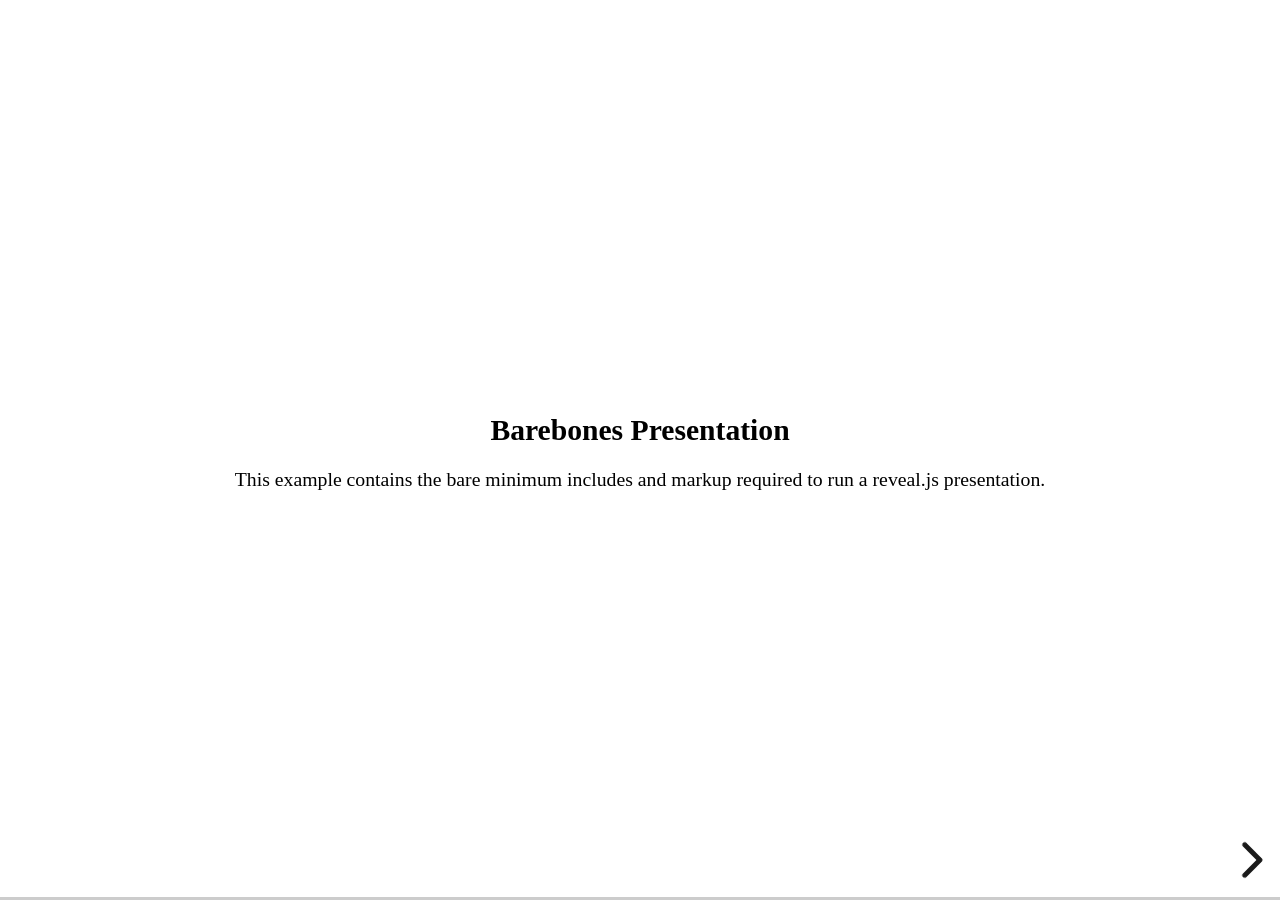
<file: examples/barebones.html>
<!DOCTYPE html>
<html lang="en">
	<head>
		<meta charset="utf-8" />
		<title>reveal.js - Barebones</title>
		<link rel="stylesheet" href="../dist/reveal.css" />
	</head>
	<body>
		<div class="reveal">
			<div class="slides">
				<section>
					<h2>Barebones Presentation</h2>
					<p>
						This example contains the bare minimum includes and markup required to run a reveal.js
						presentation.
					</p>
				</section>

				<section>
					<h2>No Theme</h2>
					<p>There's no theme included, so it will fall back on browser defaults.</p>
				</section>
			</div>
		</div>

		<script src="../dist/reveal.js"></script>
		<script>
			Reveal.initialize();
		</script>
	</body>
</html>
</file>
<file: dist/reveal.css>
.reveal .stretch,.reveal .r-stretch{max-width:none;max-height:none}.reveal pre.stretch code,.reveal pre.r-stretch code{box-sizing:border-box;height:100%;max-height:100%}.reveal .r-fit-text{white-space:nowrap;display:inline-block}.reveal .r-stack{grid-template-rows:100%;display:grid}.reveal .r-stack>*{grid-area:1/1;margin:auto}.reveal .r-vstack,.reveal .r-hstack{display:flex}.reveal .r-vstack img,.reveal .r-vstack video,.reveal .r-hstack img,.reveal .r-hstack video{object-fit:contain;min-width:0;min-height:0}.reveal .r-vstack{flex-direction:column;justify-content:center;align-items:center}.reveal .r-hstack{flex-direction:row;justify-content:center;align-items:center}.reveal .items-stretch{align-items:stretch}.reveal .items-start{align-items:flex-start}.reveal .items-center{align-items:center}.reveal .items-end{align-items:flex-end}.reveal .justify-between{justify-content:space-between}.reveal .justify-around{justify-content:space-around}.reveal .justify-start{justify-content:flex-start}.reveal .justify-center{justify-content:center}.reveal .justify-end{justify-content:flex-end}html.reveal-full-page{width:100%;height:100vh;height:calc(var(--vh,1vh) * 100);height:100dvh;overflow:hidden}.reveal-viewport{color:#000;--r-controls-spacing:12px;--r-overlay-header-height:40px;--r-overlay-margin:0px;--r-overlay-padding:6px;--r-overlay-gap:5px;background-color:#fff;height:100%;margin:0;line-height:1;position:relative;overflow:hidden}@media screen and (width<=1024px),(height<=768px){.reveal-viewport{--r-overlay-header-height:26px}}.reveal-viewport:fullscreen{width:100%!important;height:100%!important;top:0!important;left:0!important;transform:none!important}.reveal .fragment{transition:all .2s}.reveal .fragment:not(.custom){opacity:0;visibility:hidden;will-change:opacity}.reveal .fragment.visible{opacity:1;visibility:inherit}.reveal .fragment.disabled{transition:none}.reveal .fragment.grow{opacity:1;visibility:inherit}.reveal .fragment.grow.visible{transform:scale(1.3)}.reveal .fragment.shrink{opacity:1;visibility:inherit}.reveal .fragment.shrink.visible{transform:scale(.7)}.reveal .fragment.zoom-in{transform:scale(.1)}.reveal .fragment.zoom-in.visible{transform:none}.reveal .fragment.fade-out{opacity:1;visibility:inherit}.reveal .fragment.fade-out.visible{opacity:0;visibility:hidden}.reveal .fragment.semi-fade-out{opacity:1;visibility:inherit}.reveal .fragment.semi-fade-out.visible{opacity:.5;visibility:inherit}.reveal .fragment.strike{opacity:1;visibility:inherit}.reveal .fragment.strike.visible{text-decoration:line-through}.reveal .fragment.fade-up{transform:translateY(40px)}.reveal .fragment.fade-up.visible{transform:translate(0)}.reveal .fragment.fade-down{transform:translateY(-40px)}.reveal .fragment.fade-down.visible{transform:translate(0)}.reveal .fragment.fade-right{transform:translate(-40px)}.reveal .fragment.fade-right.visible{transform:translate(0)}.reveal .fragment.fade-left{transform:translate(40px)}.reveal .fragment.fade-left.visible{transform:translate(0)}.reveal .fragment.fade-in-then-out,.reveal .fragment.current-visible{opacity:0;visibility:hidden}.reveal .fragment.fade-in-then-out.current-fragment,.reveal .fragment.current-visible.current-fragment{opacity:1;visibility:inherit}.reveal .fragment.fade-in-then-semi-out{opacity:0;visibility:hidden}.reveal .fragment.fade-in-then-semi-out.visible{opacity:.5;visibility:inherit}.reveal .fragment.fade-in-then-semi-out.current-fragment,.reveal .fragment.highlight-red,.reveal .fragment.highlight-current-red,.reveal .fragment.highlight-green,.reveal .fragment.highlight-current-green,.reveal .fragment.highlight-blue,.reveal .fragment.highlight-current-blue{opacity:1;visibility:inherit}.reveal .fragment.highlight-red.visible{color:#ff2c2d}.reveal .fragment.highlight-green.visible{color:#17ff2e}.reveal .fragment.highlight-blue.visible{color:#1b91ff}.reveal .fragment.highlight-current-red.current-fragment{color:#ff2c2d}.reveal .fragment.highlight-current-green.current-fragment{color:#17ff2e}.reveal .fragment.highlight-current-blue.current-fragment{color:#1b91ff}.reveal:after{content:"";font-style:italic}.reveal iframe{z-index:1}.reveal a{position:relative}@keyframes bounce-right{0%,10%,25%,40%,50%{transform:translate(0)}20%{transform:translate(10px)}30%{transform:translate(-5px)}}@keyframes bounce-left{0%,10%,25%,40%,50%{transform:translate(0)}20%{transform:translate(-10px)}30%{transform:translate(5px)}}@keyframes bounce-down{0%,10%,25%,40%,50%{transform:translateY(0)}20%{transform:translateY(10px)}30%{transform:translateY(-5px)}}.reveal .controls{top:auto;bottom:var(--r-controls-spacing);right:var(--r-controls-spacing);z-index:11;color:#000;pointer-events:none;font-size:10px;display:none;position:absolute;left:auto}.reveal .controls button{cursor:pointer;color:currentColor;z-index:2;pointer-events:auto;font-size:inherit;visibility:hidden;opacity:0;-webkit-appearance:none;-webkit-tap-highlight-color:#0000;background-color:#0000;border:0;outline:0;padding:0;transition:color .2s,opacity .2s,transform .2s;position:absolute;transform:scale(.9999)}.reveal .controls .controls-arrow:before,.reveal .controls .controls-arrow:after{content:"";transform-origin:.2em;will-change:transform;background-color:currentColor;border-radius:.25em;width:2.6em;height:.5em;transition:all .15s,background-color .8s;position:absolute;top:0;left:0}.reveal .controls .controls-arrow{width:3.6em;height:3.6em;position:relative}.reveal .controls .controls-arrow:before{transform:translate(.5em)translateY(1.55em)rotate(45deg)}.reveal .controls .controls-arrow:after{transform:translate(.5em)translateY(1.55em)rotate(-45deg)}.reveal .controls .controls-arrow:hover:before{transform:translate(.5em)translateY(1.55em)rotate(40deg)}.reveal .controls .controls-arrow:hover:after{transform:translate(.5em)translateY(1.55em)rotate(-40deg)}.reveal .controls .controls-arrow:active:before{transform:translate(.5em)translateY(1.55em)rotate(36deg)}.reveal .controls .controls-arrow:active:after{transform:translate(.5em)translateY(1.55em)rotate(-36deg)}.reveal .controls .navigate-left{bottom:3.2em;right:6.4em;transform:translate(-10px)}.reveal .controls .navigate-left.highlight{animation:2s ease-out 50 both bounce-left}.reveal .controls .navigate-right{bottom:3.2em;right:0;transform:translate(10px)}.reveal .controls .navigate-right .controls-arrow{transform:rotate(180deg)}.reveal .controls .navigate-right.highlight{animation:2s ease-out 50 both bounce-right}.reveal .controls .navigate-up{bottom:6.4em;right:3.2em;transform:translateY(-10px)}.reveal .controls .navigate-up .controls-arrow{transform:rotate(90deg)}.reveal .controls .navigate-down{padding-bottom:1.4em;bottom:-1.4em;right:3.2em;transform:translateY(10px)}.reveal .controls .navigate-down .controls-arrow{transform:rotate(-90deg)}.reveal .controls .navigate-down.highlight{animation:2s ease-out 50 both bounce-down}.reveal .controls[data-controls-back-arrows=faded] .navigate-up.enabled{opacity:.3}.reveal .controls[data-controls-back-arrows=faded] .navigate-up.enabled:hover{opacity:1}.reveal .controls[data-controls-back-arrows=hidden] .navigate-up.enabled{opacity:0;visibility:hidden}.reveal .controls .enabled{visibility:visible;opacity:.9;cursor:pointer;transform:none}.reveal .controls .enabled.fragmented{opacity:.5}.reveal .controls .enabled:hover,.reveal .controls .enabled.fragmented:hover{opacity:1}.reveal:not(.rtl) .controls[data-controls-back-arrows=faded] .navigate-left.enabled{opacity:.3}.reveal:not(.rtl) .controls[data-controls-back-arrows=faded] .navigate-left.enabled:hover{opacity:1}.reveal:not(.rtl) .controls[data-controls-back-arrows=hidden] .navigate-left.enabled{opacity:0;visibility:hidden}.reveal.rtl .controls[data-controls-back-arrows=faded] .navigate-right.enabled{opacity:.3}.reveal.rtl .controls[data-controls-back-arrows=faded] .navigate-right.enabled:hover{opacity:1}.reveal.rtl .controls[data-controls-back-arrows=hidden] .navigate-right.enabled{opacity:0;visibility:hidden}.reveal[data-navigation-mode=linear].has-horizontal-slides .navigate-up,.reveal[data-navigation-mode=linear].has-horizontal-slides .navigate-down{display:none}.reveal[data-navigation-mode=linear].has-horizontal-slides .navigate-left,.reveal:not(.has-vertical-slides) .controls .navigate-left{bottom:1.4em;right:5.5em}.reveal[data-navigation-mode=linear].has-horizontal-slides .navigate-right,.reveal:not(.has-vertical-slides) .controls .navigate-right{bottom:1.4em;right:.5em}.reveal:not(.has-horizontal-slides) .controls .navigate-up{bottom:5em;right:1.4em}.reveal:not(.has-horizontal-slides) .controls .navigate-down{bottom:.5em;right:1.4em}.reveal.has-dark-background .controls{color:#fff}.reveal.has-light-background .controls{color:#000}.reveal.no-hover .controls .controls-arrow:hover:before,.reveal.no-hover .controls .controls-arrow:active:before{transform:translate(.5em)translateY(1.55em)rotate(45deg)}.reveal.no-hover .controls .controls-arrow:hover:after,.reveal.no-hover .controls .controls-arrow:active:after{transform:translate(.5em)translateY(1.55em)rotate(-45deg)}@media screen and (width>=500px){.reveal-viewport{--r-controls-spacing:.8em}.reveal .controls[data-controls-layout=edges]{inset:0}.reveal .controls[data-controls-layout=edges] .navigate-left,.reveal .controls[data-controls-layout=edges] .navigate-right,.reveal .controls[data-controls-layout=edges] .navigate-up,.reveal .controls[data-controls-layout=edges] .navigate-down{bottom:auto;right:auto}.reveal .controls[data-controls-layout=edges] .navigate-left{top:50%;left:var(--r-controls-spacing);margin-top:-1.8em}.reveal .controls[data-controls-layout=edges] .navigate-right{top:50%;right:var(--r-controls-spacing);margin-top:-1.8em}.reveal .controls[data-controls-layout=edges] .navigate-up{top:var(--r-controls-spacing);margin-left:-1.8em;left:50%}.reveal .controls[data-controls-layout=edges] .navigate-down{bottom:calc(var(--r-controls-spacing) - 1.4em + .3em);margin-left:-1.8em;left:50%}}.reveal .progress{z-index:10;color:#fff;background-color:#0003;width:100%;height:3px;display:none;position:absolute;bottom:0;left:0}.reveal .progress:after{content:"";width:100%;height:10px;display:block;position:absolute;top:-10px}.reveal .progress span{transform-origin:0 0;background-color:currentColor;width:100%;height:100%;transition:transform .8s cubic-bezier(.26,.86,.44,.985);display:block;transform:scaleX(0)}@media (pointer:coarse){.reveal .controls{font-size:clamp(10px,2.5vmin,40px)}.reveal .progress{height:clamp(3px,.75vmin,10px)}}.reveal .slide-number{z-index:31;color:#fff;background-color:#0006;padding:5px;font-family:Helvetica,sans-serif;font-size:12px;line-height:1;display:block;position:absolute;bottom:8px;right:8px}.reveal .slide-number a{color:currentColor}.reveal .slide-number-delimiter{margin:0 3px}.reveal{touch-action:pinch-zoom;width:100%;height:100%;position:relative;overflow:hidden}.reveal.embedded{touch-action:pan-y}.reveal.embedded.is-vertical-slide{touch-action:none}.reveal .slides{pointer-events:none;z-index:1;text-align:center;perspective:600px;perspective-origin:50% 40%;width:100%;height:100%;margin:auto;position:absolute;inset:0;overflow:visible}.reveal .slides>section{perspective:600px}.reveal .slides>section,.reveal .slides>section>section{pointer-events:auto;z-index:10;transform-style:flat;width:100%;transition:transform-origin .8s cubic-bezier(.26,.86,.44,.985),transform .8s cubic-bezier(.26,.86,.44,.985),visibility .8s cubic-bezier(.26,.86,.44,.985),opacity .8s cubic-bezier(.26,.86,.44,.985);display:none;position:absolute}.reveal[data-transition-speed=fast] .slides section{transition-duration:.4s}.reveal[data-transition-speed=slow] .slides section{transition-duration:1.2s}.reveal .slides section[data-transition-speed=fast]{transition-duration:.4s}.reveal .slides section[data-transition-speed=slow]{transition-duration:1.2s}.reveal .slides>section.stack{pointer-events:none;height:100%;padding-top:0;padding-bottom:0}.reveal .slides>section.present,.reveal .slides>section>section.present{z-index:11;opacity:1;display:block}.reveal .slides>section:empty,.reveal .slides>section>section:empty,.reveal .slides>section[data-background-interactive],.reveal .slides>section>section[data-background-interactive]{pointer-events:none}.reveal.center,.reveal.center .slides,.reveal.center .slides section{min-height:0!important}.reveal .slides>section:not(.present),.reveal .slides>section>section:not(.present){pointer-events:none}.reveal.overview .slides>section,.reveal.overview .slides>section>section{pointer-events:auto}.reveal .slides>section.past,.reveal .slides>section.future,.reveal .slides>section.past>section,.reveal .slides>section.future>section,.reveal .slides>section>section.past,.reveal .slides>section>section.future{opacity:0}.reveal .slides>section[data-transition=slide].past,.reveal .slides>section[data-transition~=slide-out].past,.reveal.slide .slides>section:not([data-transition]).past{transform:translate(-150%)}.reveal .slides>section[data-transition=slide].future,.reveal .slides>section[data-transition~=slide-in].future,.reveal.slide .slides>section:not([data-transition]).future{transform:translate(150%)}.reveal .slides>section>section[data-transition=slide].past,.reveal .slides>section>section[data-transition~=slide-out].past,.reveal.slide .slides>section>section:not([data-transition]).past{transform:translateY(-150%)}.reveal .slides>section>section[data-transition=slide].future,.reveal .slides>section>section[data-transition~=slide-in].future,.reveal.slide .slides>section>section:not([data-transition]).future{transform:translateY(150%)}.reveal .slides>section[data-transition=linear].past,.reveal .slides>section[data-transition~=linear-out].past,.reveal.linear .slides>section:not([data-transition]).past{transform:translate(-150%)}.reveal .slides>section[data-transition=linear].future,.reveal .slides>section[data-transition~=linear-in].future,.reveal.linear .slides>section:not([data-transition]).future{transform:translate(150%)}.reveal .slides>section>section[data-transition=linear].past,.reveal .slides>section>section[data-transition~=linear-out].past,.reveal.linear .slides>section>section:not([data-transition]).past{transform:translateY(-150%)}.reveal .slides>section>section[data-transition=linear].future,.reveal .slides>section>section[data-transition~=linear-in].future,.reveal.linear .slides>section>section:not([data-transition]).future{transform:translateY(150%)}.reveal .slides section[data-transition=default].stack,.reveal.default .slides section.stack{transform-style:preserve-3d}.reveal .slides>section[data-transition=default].past,.reveal .slides>section[data-transition~=default-out].past,.reveal.default .slides>section:not([data-transition]).past{transform:translate(-100%)rotateY(-90deg)translate(-100%)}.reveal .slides>section[data-transition=default].future,.reveal .slides>section[data-transition~=default-in].future,.reveal.default .slides>section:not([data-transition]).future{transform:translate(100%)rotateY(90deg)translate(100%)}.reveal .slides>section>section[data-transition=default].past,.reveal .slides>section>section[data-transition~=default-out].past,.reveal.default .slides>section>section:not([data-transition]).past{transform:translateY(-300px)rotateX(70deg)translateY(-300px)}.reveal .slides>section>section[data-transition=default].future,.reveal .slides>section>section[data-transition~=default-in].future,.reveal.default .slides>section>section:not([data-transition]).future{transform:translateY(300px)rotateX(-70deg)translateY(300px)}.reveal .slides section[data-transition=convex].stack,.reveal.convex .slides section.stack{transform-style:preserve-3d}.reveal .slides>section[data-transition=convex].past,.reveal .slides>section[data-transition~=convex-out].past,.reveal.convex .slides>section:not([data-transition]).past{transform:translate(-100%)rotateY(-90deg)translate(-100%)}.reveal .slides>section[data-transition=convex].future,.reveal .slides>section[data-transition~=convex-in].future,.reveal.convex .slides>section:not([data-transition]).future{transform:translate(100%)rotateY(90deg)translate(100%)}.reveal .slides>section>section[data-transition=convex].past,.reveal .slides>section>section[data-transition~=convex-out].past,.reveal.convex .slides>section>section:not([data-transition]).past{transform:translateY(-300px)rotateX(70deg)translateY(-300px)}.reveal .slides>section>section[data-transition=convex].future,.reveal .slides>section>section[data-transition~=convex-in].future,.reveal.convex .slides>section>section:not([data-transition]).future{transform:translateY(300px)rotateX(-70deg)translateY(300px)}.reveal .slides section[data-transition=concave].stack,.reveal.concave .slides section.stack{transform-style:preserve-3d}.reveal .slides>section[data-transition=concave].past,.reveal .slides>section[data-transition~=concave-out].past,.reveal.concave .slides>section:not([data-transition]).past{transform:translate(-100%)rotateY(90deg)translate(-100%)}.reveal .slides>section[data-transition=concave].future,.reveal .slides>section[data-transition~=concave-in].future,.reveal.concave .slides>section:not([data-transition]).future{transform:translate(100%)rotateY(-90deg)translate(100%)}.reveal .slides>section>section[data-transition=concave].past,.reveal .slides>section>section[data-transition~=concave-out].past,.reveal.concave .slides>section>section:not([data-transition]).past{transform:translateY(-80%)rotateX(-70deg)translateY(-80%)}.reveal .slides>section>section[data-transition=concave].future,.reveal .slides>section>section[data-transition~=concave-in].future,.reveal.concave .slides>section>section:not([data-transition]).future{transform:translateY(80%)rotateX(70deg)translateY(80%)}.reveal .slides section[data-transition=zoom],.reveal.zoom .slides section:not([data-transition]){transition-timing-function:ease}.reveal .slides>section[data-transition=zoom].past,.reveal .slides>section[data-transition~=zoom-out].past,.reveal.zoom .slides>section:not([data-transition]).past{visibility:hidden;transform:scale(16)}.reveal .slides>section[data-transition=zoom].future,.reveal .slides>section[data-transition~=zoom-in].future,.reveal.zoom .slides>section:not([data-transition]).future{visibility:hidden;transform:scale(.2)}.reveal .slides>section>section[data-transition=zoom].past,.reveal .slides>section>section[data-transition~=zoom-out].past,.reveal.zoom .slides>section>section:not([data-transition]).past{transform:scale(16)}.reveal .slides>section>section[data-transition=zoom].future,.reveal .slides>section>section[data-transition~=zoom-in].future,.reveal.zoom .slides>section>section:not([data-transition]).future{transform:scale(.2)}.reveal.cube .slides{perspective:1300px}.reveal.cube .slides section{backface-visibility:hidden;box-sizing:border-box;min-height:700px;transform-style:preserve-3d;padding:30px}.reveal.center.cube .slides section{min-height:0}.reveal.cube .slides section:not(.stack):before{content:"";background:#0000001a;border-radius:4px;width:100%;height:100%;display:block;position:absolute;top:0;left:0;transform:translateZ(-20px)}.reveal.cube .slides section:not(.stack):after{content:"";z-index:1;background:0 0;border-radius:4px;width:90%;height:30px;display:block;position:absolute;bottom:0;left:5%;transform:translateZ(-90px)rotateX(65deg);box-shadow:0 95px 25px #0003}.reveal.cube .slides>section.stack{background:0 0;padding:0}.reveal.cube .slides>section.past{transform-origin:100% 0;transform:translate(-100%)rotateY(-90deg)}.reveal.cube .slides>section.future{transform-origin:0 0;transform:translate(100%)rotateY(90deg)}.reveal.cube .slides>section>section.past{transform-origin:0 100%;transform:translateY(-100%)rotateX(90deg)}.reveal.cube .slides>section>section.future{transform-origin:0 0;transform:translateY(100%)rotateX(-90deg)}.reveal.page .slides{perspective-origin:0%;perspective:3000px}.reveal.page .slides section{box-sizing:border-box;min-height:700px;transform-style:preserve-3d;padding:30px}.reveal.page .slides section.past{z-index:12}.reveal.page .slides section:not(.stack):before{content:"";background:#0000001a;width:100%;height:100%;display:block;position:absolute;top:0;left:0;transform:translateZ(-20px)}.reveal.page .slides section:not(.stack):after{content:"";z-index:1;background:0 0;border-radius:4px;width:90%;height:30px;display:block;position:absolute;bottom:0;left:5%;transform:translateZ(-90px)rotateX(65deg);box-shadow:0 95px 25px #0003}.reveal.page .slides>section.stack{background:0 0;padding:0}.reveal.page .slides>section.past{transform-origin:0 0;transform:translate(-40%)rotateY(-80deg)}.reveal.page .slides>section.future{transform-origin:100% 0;transform:translate(0,0)}.reveal.page .slides>section>section.past{transform-origin:0 0;transform:translateY(-40%)rotateX(80deg)}.reveal.page .slides>section>section.future{transform-origin:0 100%;transform:translate(0,0)}.reveal .slides section[data-transition=fade],.reveal.fade .slides section:not([data-transition]),.reveal.fade .slides>section>section:not([data-transition]){transition:opacity .5s;transform:none}.reveal.fade.overview .slides section,.reveal.fade.overview .slides>section>section{transition:none}.reveal .slides section[data-transition=none],.reveal.none .slides section:not([data-transition]){transition:none;transform:none}.reveal .pause-overlay{visibility:hidden;opacity:0;z-index:100;background:#000;width:100%;height:100%;transition:all 1s;position:absolute;top:0;left:0}.reveal .pause-overlay .resume-button{color:#ccc;cursor:pointer;background:0 0;border:2px solid #ccc;border-radius:2px;padding:6px 14px;font-size:16px;position:absolute;bottom:20px;right:20px}.reveal .pause-overlay .resume-button:hover{color:#fff;border-color:#fff}.reveal.paused .pause-overlay{visibility:visible;opacity:1}.reveal .no-transition,.reveal .no-transition *,.reveal .slides.disable-slide-transitions section{transition:none!important}.reveal .slides.disable-slide-transitions section{transform:none!important}.reveal .backgrounds{perspective:600px;width:100%;height:100%;position:absolute;top:0;left:0}.reveal .slide-background{opacity:0;visibility:hidden;background-color:#0000;width:100%;height:100%;transition:all .8s cubic-bezier(.26,.86,.44,.985);display:none;position:absolute;overflow:hidden}.reveal .slide-background-content{background-position:50%;background-repeat:no-repeat;background-size:cover;width:100%;height:100%;position:absolute}.reveal .slide-background.stack{display:block}.reveal .slide-background.present{opacity:1;visibility:visible;z-index:2}.print-pdf .reveal .slide-background{opacity:1!important;visibility:visible!important}.reveal .slide-background video{object-fit:cover;width:100%;max-width:none;height:100%;max-height:none;position:absolute;top:0;left:0}.reveal .slide-background[data-background-size=contain] video{object-fit:contain}.reveal[data-background-transition=none]>.backgrounds .slide-background:not([data-background-transition]),.reveal>.backgrounds .slide-background[data-background-transition=none]{transition:none}.reveal[data-background-transition=slide]>.backgrounds .slide-background:not([data-background-transition]),.reveal>.backgrounds .slide-background[data-background-transition=slide]{opacity:1}.reveal[data-background-transition=slide]>.backgrounds .slide-background.past:not([data-background-transition]),.reveal>.backgrounds .slide-background.past[data-background-transition=slide]{transform:translate(-100%)}.reveal[data-background-transition=slide]>.backgrounds .slide-background.future:not([data-background-transition]),.reveal>.backgrounds .slide-background.future[data-background-transition=slide]{transform:translate(100%)}.reveal[data-background-transition=slide]>.backgrounds .slide-background>.slide-background.past:not([data-background-transition]),.reveal>.backgrounds .slide-background>.slide-background.past[data-background-transition=slide]{transform:translateY(-100%)}.reveal[data-background-transition=slide]>.backgrounds .slide-background>.slide-background.future:not([data-background-transition]),.reveal>.backgrounds .slide-background>.slide-background.future[data-background-transition=slide]{transform:translateY(100%)}.reveal[data-background-transition=convex]>.backgrounds .slide-background.past:not([data-background-transition]),.reveal>.backgrounds .slide-background.past[data-background-transition=convex]{opacity:0;transform:translate(-100%)rotateY(-90deg)translate(-100%)}.reveal[data-background-transition=convex]>.backgrounds .slide-background.future:not([data-background-transition]),.reveal>.backgrounds .slide-background.future[data-background-transition=convex]{opacity:0;transform:translate(100%)rotateY(90deg)translate(100%)}.reveal[data-background-transition=convex]>.backgrounds .slide-background>.slide-background.past:not([data-background-transition]),.reveal>.backgrounds .slide-background>.slide-background.past[data-background-transition=convex]{opacity:0;transform:translateY(-100%)rotateX(90deg)translateY(-100%)}.reveal[data-background-transition=convex]>.backgrounds .slide-background>.slide-background.future:not([data-background-transition]),.reveal>.backgrounds .slide-background>.slide-background.future[data-background-transition=convex]{opacity:0;transform:translateY(100%)rotateX(-90deg)translateY(100%)}.reveal[data-background-transition=concave]>.backgrounds .slide-background.past:not([data-background-transition]),.reveal>.backgrounds .slide-background.past[data-background-transition=concave]{opacity:0;transform:translate(-100%)rotateY(90deg)translate(-100%)}.reveal[data-background-transition=concave]>.backgrounds .slide-background.future:not([data-background-transition]),.reveal>.backgrounds .slide-background.future[data-background-transition=concave]{opacity:0;transform:translate(100%)rotateY(-90deg)translate(100%)}.reveal[data-background-transition=concave]>.backgrounds .slide-background>.slide-background.past:not([data-background-transition]),.reveal>.backgrounds .slide-background>.slide-background.past[data-background-transition=concave]{opacity:0;transform:translateY(-100%)rotateX(-90deg)translateY(-100%)}.reveal[data-background-transition=concave]>.backgrounds .slide-background>.slide-background.future:not([data-background-transition]),.reveal>.backgrounds .slide-background>.slide-background.future[data-background-transition=concave]{opacity:0;transform:translateY(100%)rotateX(90deg)translateY(100%)}.reveal[data-background-transition=zoom]>.backgrounds .slide-background:not([data-background-transition]),.reveal>.backgrounds .slide-background[data-background-transition=zoom]{transition-timing-function:ease}.reveal[data-background-transition=zoom]>.backgrounds .slide-background.past:not([data-background-transition]),.reveal>.backgrounds .slide-background.past[data-background-transition=zoom]{opacity:0;visibility:hidden;transform:scale(16)}.reveal[data-background-transition=zoom]>.backgrounds .slide-background.future:not([data-background-transition]),.reveal>.backgrounds .slide-background.future[data-background-transition=zoom]{opacity:0;visibility:hidden;transform:scale(.2)}.reveal[data-background-transition=zoom]>.backgrounds .slide-background>.slide-background.past:not([data-background-transition]),.reveal>.backgrounds .slide-background>.slide-background.past[data-background-transition=zoom]{opacity:0;visibility:hidden;transform:scale(16)}.reveal[data-background-transition=zoom]>.backgrounds .slide-background>.slide-background.future:not([data-background-transition]),.reveal>.backgrounds .slide-background>.slide-background.future[data-background-transition=zoom]{opacity:0;visibility:hidden;transform:scale(.2)}.reveal[data-transition-speed=fast]>.backgrounds .slide-background{transition-duration:.4s}.reveal[data-transition-speed=slow]>.backgrounds .slide-background{transition-duration:1.2s}.reveal [data-auto-animate-target^=unmatched]{will-change:opacity}.reveal section[data-auto-animate]:not(.stack):not([data-auto-animate=running]) [data-auto-animate-target^=unmatched]{opacity:0}.reveal.overview{perspective-origin:50%;perspective:700px}.reveal.overview .slides section{cursor:pointer;box-sizing:border-box;height:100%;overflow:hidden;opacity:1!important;visibility:visible!important;top:0!important}.reveal.overview .slides section:hover,.reveal.overview .slides section.present{outline-offset:10px;outline:10px solid #96969699}.reveal.overview .slides section.present{outline:10px solid var(--r-link-color)}.reveal.overview .slides section .fragment{opacity:1;transition:none}.reveal.overview .slides section:after,.reveal.overview .slides section:before{display:none!important}.reveal.overview .slides>section.stack{background:0 0;outline:none;padding:0;overflow:visible;top:0!important}.reveal.overview .backgrounds{perspective:inherit}.reveal.overview .backgrounds .slide-background{opacity:1;visibility:visible;outline-offset:10px;outline:10px solid #9696961a}.reveal.overview .backgrounds .slide-background.stack{overflow:visible}.reveal.overview .slides section,.reveal.overview-deactivating .slides section,.reveal.overview .backgrounds .slide-background,.reveal.overview-deactivating .backgrounds .slide-background{transition:none}.reveal.rtl .slides,.reveal.rtl .slides h1,.reveal.rtl .slides h2,.reveal.rtl .slides h3,.reveal.rtl .slides h4,.reveal.rtl .slides h5,.reveal.rtl .slides h6{direction:rtl;font-family:sans-serif}.reveal.rtl pre,.reveal.rtl code{direction:ltr}.reveal.rtl ol,.reveal.rtl ul{text-align:right}.reveal.rtl .progress span{transform-origin:100% 0}.reveal.has-parallax-background .backgrounds{transition:all .8s}.reveal.has-parallax-background[data-transition-speed=fast] .backgrounds{transition-duration:.4s}.reveal.has-parallax-background[data-transition-speed=slow] .backgrounds{transition-duration:1.2s}@keyframes fade-in{0%{opacity:0}to{opacity:1}}@keyframes scale-up{0%{transform:scale(.95)}to{transform:scale(1)}}.reveal [data-preview-image],.reveal [data-preview-video],.reveal [data-preview-link]:not(a):not([data-preview-link=false]){cursor:zoom-in}.r-overlay{top:var(--r-overlay-margin);right:var(--r-overlay-margin);bottom:var(--r-overlay-margin);left:var(--r-overlay-margin);border-radius:min(var(--r-overlay-margin), 6px);z-index:99;-webkit-backdrop-filter:blur(10px);backdrop-filter:blur(10px);color:#fff;background:#000000f2;font-family:ui-sans-serif,system-ui,-apple-system,Helvetica,sans-serif;transition:all .3s;animation:.3s fade-in;position:absolute}.r-overlay-viewport{top:var(--r-overlay-padding);right:var(--r-overlay-padding);bottom:var(--r-overlay-padding);left:var(--r-overlay-padding);gap:var(--r-overlay-gap);flex-direction:column;display:flex;position:absolute}.r-overlay-header{z-index:2;box-sizing:border-box;height:var(--r-overlay-header-height);justify-content:flex-end;align-items:center;gap:6px;display:flex}.r-overlay-header .r-overlay-header-button{all:unset;min-width:var(--r-overlay-header-height);min-height:var(--r-overlay-header-height);padding:0 calc(var(--r-overlay-header-height) / 4);opacity:1;cursor:pointer;box-sizing:border-box;border-radius:6px;justify-content:center;align-items:center;gap:8px;font-size:18px;display:flex}.r-overlay-header .r-overlay-header-button:hover{opacity:1;background-color:#ffffff26}.r-overlay-header .icon{background-position:50%;background-repeat:no-repeat;background-size:100%;width:20px;height:20px;display:inline-block}.r-overlay-close .icon{background-image:url([data-uri])}.r-overlay-external .icon{background-image:url([data-uri])}.r-overlay-content{background-color:#141414cc;border-radius:6px;flex-grow:1;place-items:center;animation:.5s cubic-bezier(.26,.86,.44,.985) scale-up;display:grid;position:relative;overflow:hidden}.r-overlay-spinner{z-index:10;visibility:hidden;opacity:0;background-image:url([data-uri]%2F%2F%2F6%2Bvr8nJybW1tcDAwOjo6Nvb26ioqKOjo7Ozs%2FLy8vz8%2FAAAAAAAAAAAACH%2FC05FVFNDQVBFMi4wAwEAAAAh%2FhpDcmVhdGVkIHdpdGggYWpheGxvYWQuaW5mbwAh%[base64]%2FV%2FnmOM82XiHRLYKhKP1oZmADdEAAAh%2BQQJCgAAACwAAAAAIAAgAAAE6hDISWlZpOrNp1lGNRSdRpDUolIGw5RUYhhHukqFu8DsrEyqnWThGvAmhVlteBvojpTDDBUEIFwMFBRAmBkSgOrBFZogCASwBDEY%2FCZSg7GSE0gSCjQBMVG023xWBhklAnoEdhQEfyNqMIcKjhRsjEdnezB%2BA4k8gTwJhFuiW4dokXiloUepBAp5qaKpp6%2BHo7aWW54wl7obvEe0kRuoplCGepwSx2jJvqHEmGt6whJpGpfJCHmOoNHKaHx61WiSR92E4lbFoq%2BB6QDtuetcaBPnW6%2BO7wDHpIiK9SaVK5GgV543tzjgGcghAgAh%[base64]%2B%2BG%2Bw48edZPK%2BM6hLJpQg484enXIdQFSS1u6UhksENEQAAIfkECQoAAAAsAAAAACAAIAAABOcQyEmpGKLqzWcZRVUQnZYg1aBSh2GUVEIQ2aQOE%2BG%2BcD4ntpWkZQj1JIiZIogDFFyHI0UxQwFugMSOFIPJftfVAEoZLBbcLEFhlQiqGp1Vd140AUklUN3eCA51C1EWMzMCezCBBmkxVIVHBWd3HHl9JQOIJSdSnJ0TDKChCwUJjoWMPaGqDKannasMo6WnM562R5YluZRwur0wpgqZE7NKUm%2BFNRPIhjBJxKZteWuIBMN4zRMIVIhffcgojwCF117i4nlLnY5ztRLsnOk%2BaV%2BoJY7V7m76PdkS4trKcdg0Zc0tTcKkRAAAIfkECQoAAAAsAAAAACAAIAAABO4QyEkpKqjqzScpRaVkXZWQEximw1BSCUEIlDohrft6cpKCk5xid5MNJTaAIkekKGQkWyKHkvhKsR7ARmitkAYDYRIbUQRQjWBwJRzChi9CRlBcY1UN4g0%[base64]%[base64]%2BE71SRQeyqUToLA7VxF0JDyIQh%2FMVVPMt1ECZlfcjZJ9mIKoaTl1MRIl5o4CUKXOwmyrCInCKqcWtvadL2SYhyASyNDJ0uIiRMDjI0Fd30%2FiI2UA5GSS5UDj2l6NoqgOgN4gksEBgYFf0FDqKgHnyZ9OX8HrgYHdHpcHQULXAS2qKpENRg7eAMLC7kTBaixUYFkKAzWAAnLC7FLVxLWDBLKCwaKTULgEwbLA4hJtOkSBNqITT3xEgfLpBtzE%2FjiuL04RGEBgwWhShRgQExHBAAh%2BQQJCgAAACwAAAAAIAAgAAAE7xDISWlSqerNpyJKhWRdlSAVoVLCWk6JKlAqAavhO9UkUHsqlE6CwO1cRdCQ8iEIfzFVTzLdRAmZX3I2SfZiCqGk5dTESJeaOAlClzsJsqwiJwiqnFrb2nS9kmIcgEsjQydLiIlHehhpejaIjzh9eomSjZR%[base64]%2BE71SRQeyqUToLA7VxF0JDyIQh%[base64]%2BE71SRQeyqUToLA7VxF0JDyIQh%2FMVVPMt1ECZlfcjZJ9mIKoaTl1MRIl5o4CUKXOwmyrCInCKqcWtvadL2SYhyASyNDJ0uIiUd6GAULDJCRiXo1CpGXDJOUjY%2BYip9DhToJA4RBLwMLCwVDfRgbBAaqqoZ1XBMHswsHtxtFaH1iqaoGNgAIxRpbFAgfPQSqpbgGBqUD1wBXeCYp1AYZ19JJOYgH1KwA4UBvQwXUBxPqVD9L3sbp2BNk2xvvFPJd%2BMFCN6HAAIKgNggY0KtEBAAh%[base64]%2BvsYMDAzZQPC9VCNkDWUhGkuE5PxJNwiUK4UfLzOlD4WvzAHaoG9nxPi5d%2BjYUqfAhhykOFwJWiAAAIfkECQoAAAAsAAAAACAAIAAABPAQyElpUqnqzaciSoVkXVUMFaFSwlpOCcMYlErAavhOMnNLNo8KsZsMZItJEIDIFSkLGQoQTNhIsFehRww2CQLKF0tYGKYSg%2BygsZIuNqJksKgbfgIGepNo2cIUB3V1B3IvNiBYNQaDSTtfhhx0CwVPI0UJe0%2Bbm4g5VgcGoqOcnjmjqDSdnhgEoamcsZuXO1aWQy8KAwOAuTYYGwi7w5h%2BKr0SJ8MFihpNbx%2B4Erq7BYBuzsdiH1jCAzoSfl0rVirNbRXlBBlLX%2BBP0XJLAPGzTkAuAOqb0WT5AH7OcdCm5B8TgRwSRKIHQtaLCwg1RAAAOwAAAAAAAAAAAA%3D%3D);width:32px;height:32px;margin:-16px 0 0 -16px;display:block;position:absolute;top:50%;left:50%}.r-overlay-preview .r-overlay-content iframe{opacity:0;visibility:hidden;border:0;width:100%;max-width:100%;height:100%;max-height:100%;transition:all .3s}.r-overlay-preview[data-state=loaded] iframe{opacity:1;visibility:visible}.r-overlay-preview .r-overlay-content img,.r-overlay-preview .r-overlay-content video{object-fit:scale-down;width:100%;max-width:100%;height:100%;max-height:100%;margin:0;position:absolute}.r-overlay-preview[data-preview-fit=none] img,.r-overlay-preview[data-preview-fit=none] video{object-fit:none}.r-overlay-preview[data-preview-fit=scale-down] img,.r-overlay-preview[data-preview-fit=scale-down] video{object-fit:scale-down}.r-overlay-preview[data-preview-fit=contain] img,.r-overlay-preview[data-preview-fit=contain] video{object-fit:contain}.r-overlay-preview[data-preview-fit=cover] img,.r-overlay-preview[data-preview-fit=cover] video{object-fit:cover}.r-overlay-preview[data-state=loaded] .r-overlay-content-inner{z-index:-1;text-align:center;letter-spacing:normal;width:100%;position:absolute;top:45%;left:0}.r-overlay-preview .r-overlay-error{color:orange;font-size:18px}.r-overlay-preview .x-frame-error{opacity:0;transition:opacity .3s .3s}.r-overlay-preview[data-state=loaded] .x-frame-error{opacity:1}.r-overlay-preview[data-state=loading] .r-overlay-spinner{opacity:.6;visibility:visible}.r-overlay-help .r-overlay-content{overflow:auto}.r-overlay-help-content{text-align:center;letter-spacing:normal;max-width:560px;margin:auto;padding:20px 0}.r-overlay-help-content .title{margin-top:0;font-size:20px}.r-overlay-help .r-overlay-help-content table{border-collapse:collapse;text-align:left;border:1px solid #fff;font-size:16px}.r-overlay-help .r-overlay-help-content table th,.r-overlay-help .r-overlay-help-content table td{vertical-align:middle;border:1px solid #fff;width:240px;padding:14px}.r-overlay-help .r-overlay-help-content table th{padding-top:20px;padding-bottom:20px}.reveal .playback{z-index:30;cursor:pointer;-webkit-tap-highlight-color:#0000;transition:all .4s;position:absolute;bottom:20px;left:15px}.reveal.overview .playback{opacity:0;visibility:hidden}.reveal .hljs{min-height:100%}.reveal .hljs table{margin:initial}.reveal .hljs-ln-code,.reveal .hljs-ln-numbers{border:0;padding:0}.reveal .hljs-ln-numbers{opacity:.6;text-align:right;vertical-align:top;padding-right:.75em}.reveal .hljs.has-highlights tr:not(.highlight-line){opacity:.4}.reveal .hljs.has-highlights.fragment{transition:all .2s}.reveal .hljs:not(:first-child).fragment{box-sizing:border-box;width:100%;position:absolute;top:0;left:0}.reveal pre[data-auto-animate-target]{overflow:hidden}.reveal pre[data-auto-animate-target] code{height:100%}.reveal .roll{vertical-align:top;perspective:400px;perspective-origin:50%;line-height:1.2;display:inline-block;overflow:hidden}.reveal .roll:hover{text-shadow:none;background:0 0}.reveal .roll span{pointer-events:none;transform-origin:50% 0;transform-style:preserve-3d;backface-visibility:hidden;padding:0 2px;transition:all .4s;display:block;position:relative}.reveal .roll:hover span{background:#00000080;transform:translateZ(-45px)rotateX(90deg)}.reveal .roll span:after{content:attr(data-title);backface-visibility:hidden;transform-origin:50% 0;padding:0 2px;display:block;position:absolute;top:0;left:0;transform:translateY(110%)rotateX(-90deg)}.reveal aside.notes{display:none}.reveal .speaker-notes{z-index:1;color:#222;box-sizing:border-box;text-align:left;-webkit-overflow-scrolling:touch;background-color:#f5f5f5;border:1px solid #0000000d;width:33.3333%;height:100%;padding:14px 18px;font-family:Helvetica,sans-serif;font-size:18px;line-height:1.4;display:none;position:absolute;top:0;left:100%;overflow:auto}.reveal .speaker-notes .notes-placeholder{color:#ccc;font-style:italic}.reveal .speaker-notes:focus{outline:none}.reveal .speaker-notes:before{content:"Speaker notes";opacity:.5;margin-bottom:10px;display:block}.reveal.show-notes{max-width:75%;overflow:visible}.reveal.show-notes .speaker-notes{display:block}@media screen and (width>=1600px){.reveal .speaker-notes{font-size:20px}}@media screen and (width<=1024px){.reveal.show-notes{border-left:0;max-width:none;max-height:70vh;overflow:visible}.reveal.show-notes .speaker-notes{border:0;width:100%;height:30vh;top:100%;left:0}}@media screen and (width<=600px){.reveal.show-notes{max-height:60vh}.reveal.show-notes .speaker-notes{height:40vh;top:100%}.reveal .speaker-notes{font-size:14px}}.reveal .jump-to-slide{z-index:30;-webkit-tap-highlight-color:#0000;font-size:32px;position:absolute;top:15px;left:15px}.reveal .jump-to-slide-input{font-size:inherit;color:currentColor;background:0 0;border:0;padding:8px}.reveal .jump-to-slide-input::placeholder{color:currentColor;opacity:.5}.reveal.has-dark-background .jump-to-slide-input{color:#fff}.reveal.has-light-background .jump-to-slide-input{color:#222}.reveal .jump-to-slide-input:focus{outline:none}.reveal .r-overlay-button{all:unset;z-index:30;cursor:pointer;-webkit-tap-highlight-color:#0000;appearance:none;color:#fff;background:#000000b3;border-radius:5px;justify-content:center;align-items:center;padding:10px;font-size:.4em;display:flex;position:absolute}.reveal .r-overlay-button:hover{background:#000000e6}.reveal.has-light-background .r-overlay-button{color:#222;background:#ffffffb3}.reveal.has-light-background .r-overlay-button:hover{background:#ffffffe6}.reveal .r-media-play-button{bottom:20px;left:15px}.zoomed .reveal *,.zoomed .reveal :before,.zoomed .reveal :after{backface-visibility:visible!important}.zoomed .reveal .progress,.zoomed .reveal .controls{opacity:0}.zoomed .reveal .roll span{background:0 0}.zoomed .reveal .roll span:after,.reveal-viewport.loading-scroll-mode{visibility:hidden}.reveal-viewport.reveal-scroll{z-index:1;--r-scrollbar-width:7px;--r-scrollbar-trigger-size:5px;--r-controls-spacing:8px;margin:0 auto;overflow:hidden auto}@media screen and (width<=500px){.reveal-viewport.reveal-scroll{--r-scrollbar-width:3px;--r-scrollbar-trigger-size:3px}}.reveal-viewport.reveal-scroll .controls,.reveal-viewport.reveal-scroll .progress,.reveal-viewport.reveal-scroll .playback,.reveal-viewport.reveal-scroll .backgrounds,.reveal-viewport.reveal-scroll .slide-number,.reveal-viewport.reveal-scroll .speaker-notes{display:none!important}.reveal-viewport.reveal-scroll .r-overlay,.reveal-viewport.reveal-scroll .pause-overlay,.reveal-viewport.reveal-scroll .r-media-play-button{position:fixed}.reveal-viewport.reveal-scroll .reveal{touch-action:manipulation;overflow:visible}.reveal-viewport.reveal-scroll .slides{pointer-events:initial;perspective:none;perspective-origin:50%;margin:0;padding:0;display:block;position:static;top:auto;left:auto;overflow:visible;width:100%!important}.reveal-viewport.reveal-scroll .scroll-page{width:100%;height:calc(var(--page-height) + var(--page-scroll-padding));z-index:1;position:relative;overflow:visible}.reveal-viewport.reveal-scroll .scroll-page-sticky{height:var(--page-height);position:sticky;top:0}.reveal-viewport.reveal-scroll .scroll-page-content{width:100%;height:100%;position:absolute;top:0;left:0;overflow:hidden}.reveal-viewport.reveal-scroll .scroll-page section{visibility:visible!important;width:var(--slide-width)!important;height:var(--slide-height)!important;opacity:1!important;transform:scale(var(--slide-scale)) translate(-50%, -50%)!important;transform-style:flat!important;transform-origin:0 0!important;display:block!important;position:absolute!important;top:50%!important;left:50%!important}.reveal-viewport.reveal-scroll .slide-background{visibility:visible;opacity:1;touch-action:manipulation;width:100%;height:100%;position:absolute;top:0;left:0;z-index:auto!important;display:block!important}.reveal-viewport.reveal-scroll[data-scrollbar=true]::-webkit-scrollbar{display:none}.reveal-viewport.reveal-scroll[data-scrollbar=auto]::-webkit-scrollbar{display:none}.reveal-viewport.reveal-scroll[data-scrollbar=true],.reveal-viewport.reveal-scroll[data-scrollbar=auto]{scrollbar-width:none}.reveal.has-dark-background,.reveal-viewport.has-dark-background{--r-overlay-element-bg-color:240, 240, 240;--r-overlay-element-fg-color:0, 0, 0}.reveal.has-light-background,.reveal-viewport.has-light-background{--r-overlay-element-bg-color:0, 0, 0;--r-overlay-element-fg-color:240, 240, 240}.reveal-viewport.reveal-scroll .scrollbar{z-index:20;opacity:0;transition:all .3s;position:sticky;top:50%}.reveal-viewport.reveal-scroll .scrollbar.visible,.reveal-viewport.reveal-scroll .scrollbar:hover{opacity:1}.reveal-viewport.reveal-scroll .scrollbar .scrollbar-inner{width:var(--r-scrollbar-width);height:calc(var(--viewport-height) - var(--r-controls-spacing) * 2);right:var(--r-controls-spacing);border-radius:var(--r-scrollbar-width);z-index:10;position:absolute;top:0;transform:translateY(-50%)}.reveal-viewport.reveal-scroll .scrollbar .scrollbar-playhead{width:var(--r-scrollbar-width);height:var(--r-scrollbar-width);border-radius:var(--r-scrollbar-width);background-color:rgba(var(--r-overlay-element-bg-color), 1);z-index:11;transition:background-color .2s;position:absolute;top:0;left:0}.reveal-viewport.reveal-scroll .scrollbar .scrollbar-slide{background-color:rgba(var(--r-overlay-element-bg-color), .2);width:100%;box-shadow:0 0 0px 1px rgba(var(--r-overlay-element-fg-color), .1);border-radius:var(--r-scrollbar-width);transition:background-color .2s;position:absolute}.reveal-viewport.reveal-scroll .scrollbar .scrollbar-slide:after{content:"";z-index:-1;background:0 0;width:200%;height:100%;position:absolute;top:0;left:-50%}.reveal-viewport.reveal-scroll .scrollbar .scrollbar-slide:hover,.reveal-viewport.reveal-scroll .scrollbar .scrollbar-slide.active{background-color:rgba(var(--r-overlay-element-bg-color), .4)}.reveal-viewport.reveal-scroll .scrollbar .scrollbar-trigger{width:100%;transition:background-color .2s;position:absolute}.reveal-viewport.reveal-scroll .scrollbar .scrollbar-slide.active.has-triggers{background-color:rgba(var(--r-overlay-element-bg-color), .4);z-index:10}.reveal-viewport.reveal-scroll .scrollbar .scrollbar-slide.active .scrollbar-trigger:after{content:"";width:var(--r-scrollbar-trigger-size);height:var(--r-scrollbar-trigger-size);background-color:rgba(var(--r-overlay-element-bg-color), 1);opacity:.4;border-radius:20px;transition:transform .2s,opacity .2s;position:absolute;top:50%;left:50%;transform:translate(-50%,-50%)}.reveal-viewport.reveal-scroll .scrollbar .scrollbar-slide.active .scrollbar-trigger.active:after,.reveal-viewport.reveal-scroll .scrollbar .scrollbar-slide.active .scrollbar-trigger.active~.scrollbar-trigger:after{opacity:1}.reveal-viewport.reveal-scroll .scrollbar .scrollbar-slide.active .scrollbar-trigger~.scrollbar-trigger.active:after{transform:translate(calc(var(--r-scrollbar-width) * -2), 0);background-color:rgba(var(--r-overlay-element-bg-color), 1)}html.reveal-print *{-webkit-print-color-adjust:exact}html.reveal-print{width:100%;height:100%;overflow:visible}html.reveal-print body{border:0;padding:0;overflow:visible;float:none!important;margin:0 auto!important}html.reveal-print .nestedarrow,html.reveal-print .reveal .controls,html.reveal-print .reveal .progress,html.reveal-print .reveal .playback,html.reveal-print .reveal.overview,html.reveal-print .state-background{display:none!important}html.reveal-print .reveal pre code{overflow:hidden!important}html.reveal-print .reveal{width:auto!important;height:auto!important;overflow:hidden!important}html.reveal-print .reveal .slides{pointer-events:initial;perspective:none;perspective-origin:50%;display:block;position:static;top:auto;left:auto;overflow:visible;zoom:1!important;width:100%!important;height:auto!important;margin:0!important;padding:0!important}html.reveal-print .reveal .slides .pdf-page{z-index:1;page-break-after:always;position:relative;overflow:hidden}html.reveal-print .reveal .slides .pdf-page:last-of-type{page-break-after:avoid}html.reveal-print .reveal .slides section{min-height:1px;visibility:visible!important;box-sizing:border-box!important;opacity:1!important;transform-style:flat!important;margin:0!important;padding:0!important;display:block!important;position:absolute!important;transform:none!important}html.reveal-print .reveal section.stack{page-break-after:avoid!important;height:auto!important;min-height:auto!important;margin:0!important;padding:0!important;position:relative!important}html.reveal-print .reveal img{box-shadow:none}html.reveal-print .reveal .backgrounds{display:none}html.reveal-print .reveal .slide-background{width:100%;height:100%;position:absolute;top:0;left:0;z-index:auto!important;display:block!important}html.reveal-print .reveal.show-notes{max-width:none;max-height:none}html.reveal-print .reveal .speaker-notes-pdf{z-index:100;width:100%;height:auto;max-height:none;display:block;inset:auto}html.reveal-print .reveal .speaker-notes-pdf[data-layout=separate-page]{color:inherit;page-break-after:always;background-color:#0000;border:0;padding:20px;position:relative}html.reveal-print .reveal .slide-number-pdf{visibility:visible;font-size:14px;display:block;position:absolute}html.reveal-print .aria-status{display:none}@media print{html:not(.print-pdf){width:auto;height:auto;overflow:visible}html:not(.print-pdf) body{margin:0;padding:0;overflow:visible}html:not(.print-pdf) .reveal{background:#fff;font-size:20pt}html:not(.print-pdf) .reveal .controls,html:not(.print-pdf) .reveal .state-background,html:not(.print-pdf) .reveal .progress,html:not(.print-pdf) .reveal .backgrounds,html:not(.print-pdf) .reveal .slide-number{display:none!important}html:not(.print-pdf) .reveal p,html:not(.print-pdf) .reveal td,html:not(.print-pdf) .reveal li{color:#000;font-size:20pt!important}html:not(.print-pdf) .reveal h1,html:not(.print-pdf) .reveal h2,html:not(.print-pdf) .reveal h3,html:not(.print-pdf) .reveal h4,html:not(.print-pdf) .reveal h5,html:not(.print-pdf) .reveal h6{text-align:left;letter-spacing:normal;height:auto;line-height:normal;color:#000!important}html:not(.print-pdf) .reveal h1{font-size:28pt!important}html:not(.print-pdf) .reveal h2{font-size:24pt!important}html:not(.print-pdf) .reveal h3{font-size:22pt!important}html:not(.print-pdf) .reveal h4{font-variant:small-caps;font-size:22pt!important}html:not(.print-pdf) .reveal h5{font-size:21pt!important}html:not(.print-pdf) .reveal h6{font-style:italic;font-size:20pt!important}html:not(.print-pdf) .reveal a:link,html:not(.print-pdf) .reveal a:visited{font-weight:700;text-decoration:underline;color:#000!important}html:not(.print-pdf) .reveal ul,html:not(.print-pdf) .reveal ol,html:not(.print-pdf) .reveal div,html:not(.print-pdf) .reveal p{visibility:visible;width:auto;height:auto;margin:0;display:block;position:static;overflow:visible;text-align:left!important}html:not(.print-pdf) .reveal pre,html:not(.print-pdf) .reveal table{margin-left:0;margin-right:0}html:not(.print-pdf) .reveal pre code{padding:20px}html:not(.print-pdf) .reveal blockquote{margin:20px 0}html:not(.print-pdf) .reveal .slides{perspective:none;perspective-origin:50%;zoom:1!important;text-align:left!important;width:auto!important;height:auto!important;margin-top:0!important;margin-left:0!important;padding:0!important;display:block!important;position:static!important;top:0!important;left:0!important;overflow:visible!important;transform:none!important}html:not(.print-pdf) .reveal .slides section{visibility:visible!important;z-index:auto!important;opacity:1!important;page-break-after:always!important;transform-style:flat!important;width:auto!important;height:auto!important;margin-top:0!important;margin-left:0!important;padding:60px 20px!important;transition:none!important;display:block!important;position:static!important;top:0!important;left:0!important;overflow:visible!important;transform:none!important}html:not(.print-pdf) .reveal .slides section.stack{padding:0!important}html:not(.print-pdf) .reveal .slides section:last-of-type{page-break-after:avoid!important}html:not(.print-pdf) .reveal .slides section .fragment{opacity:1!important;visibility:visible!important;transform:none!important}html:not(.print-pdf) .reveal .r-fit-text{white-space:normal!important}html:not(.print-pdf) .reveal section img{box-shadow:none;background:#fff;border:1px solid #666;margin:15px 0;display:block}html:not(.print-pdf) .reveal section small{font-size:.8em}html:not(.print-pdf) .reveal .hljs{white-space:pre-wrap;word-wrap:break-word;word-break:break-word;max-height:100%;font-size:15pt}html:not(.print-pdf) .reveal .hljs .hljs-ln-numbers{white-space:nowrap}html:not(.print-pdf) .reveal .hljs td{font-size:inherit!important;color:inherit!important}}
</file>
